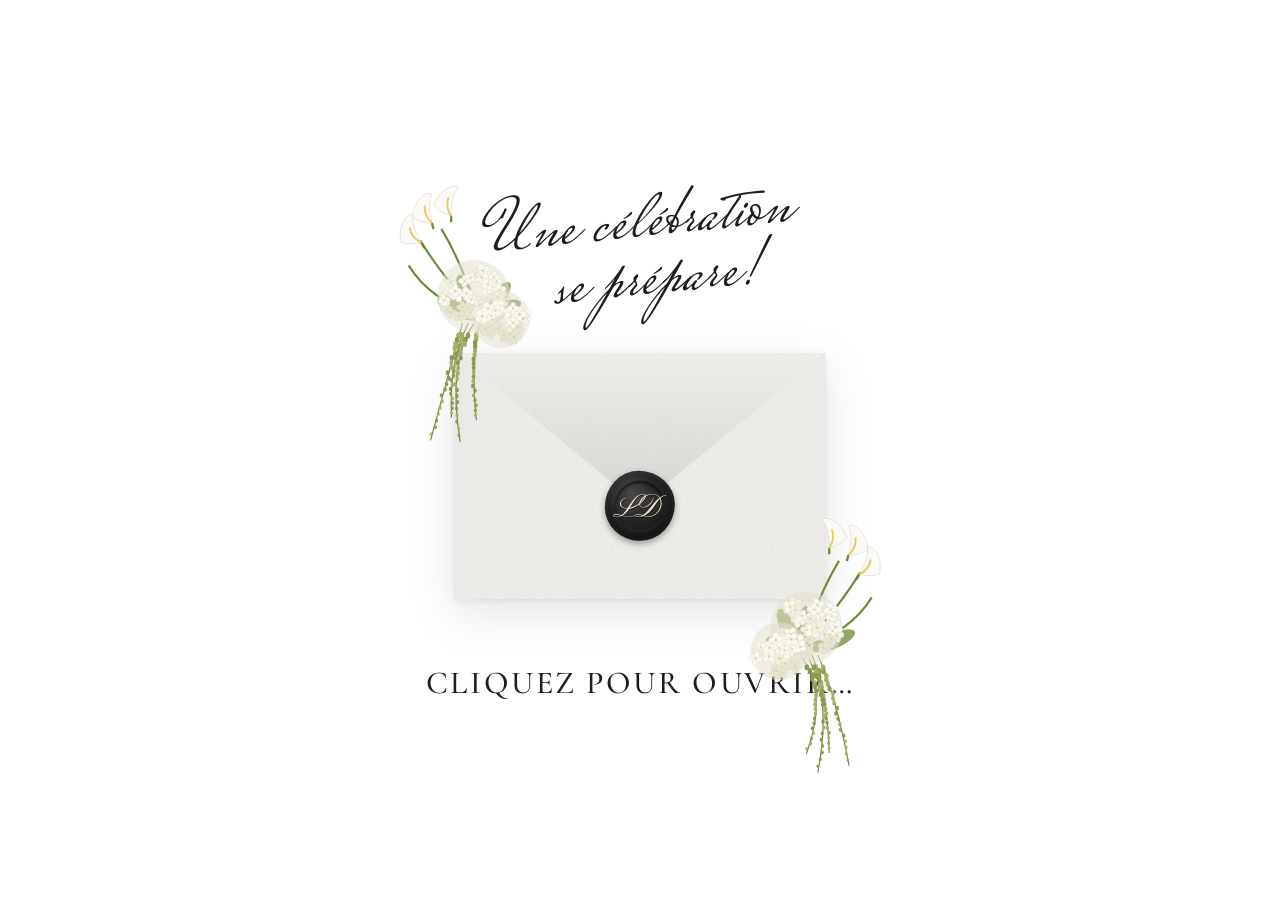
<file: index.html>
<!doctype html>
<html lang="fr">
<head>
<meta charset="utf-8">
<meta name="viewport" content="width=device-width, initial-scale=1">
<title>Loïc & Davina</title>
<!-- l'ancienne adresse /loic-davina/ redirige vers le save the date -->
<meta http-equiv="refresh" content="0; url=enveloppe/">
<link rel="canonical" href="enveloppe/">
<script>location.replace("enveloppe/" + location.search + location.hash);</script>
</head>
<body>
<p><a href="enveloppe/">Loïc &amp; Davina — Save the date</a></p>
</body>
</html>
</file>
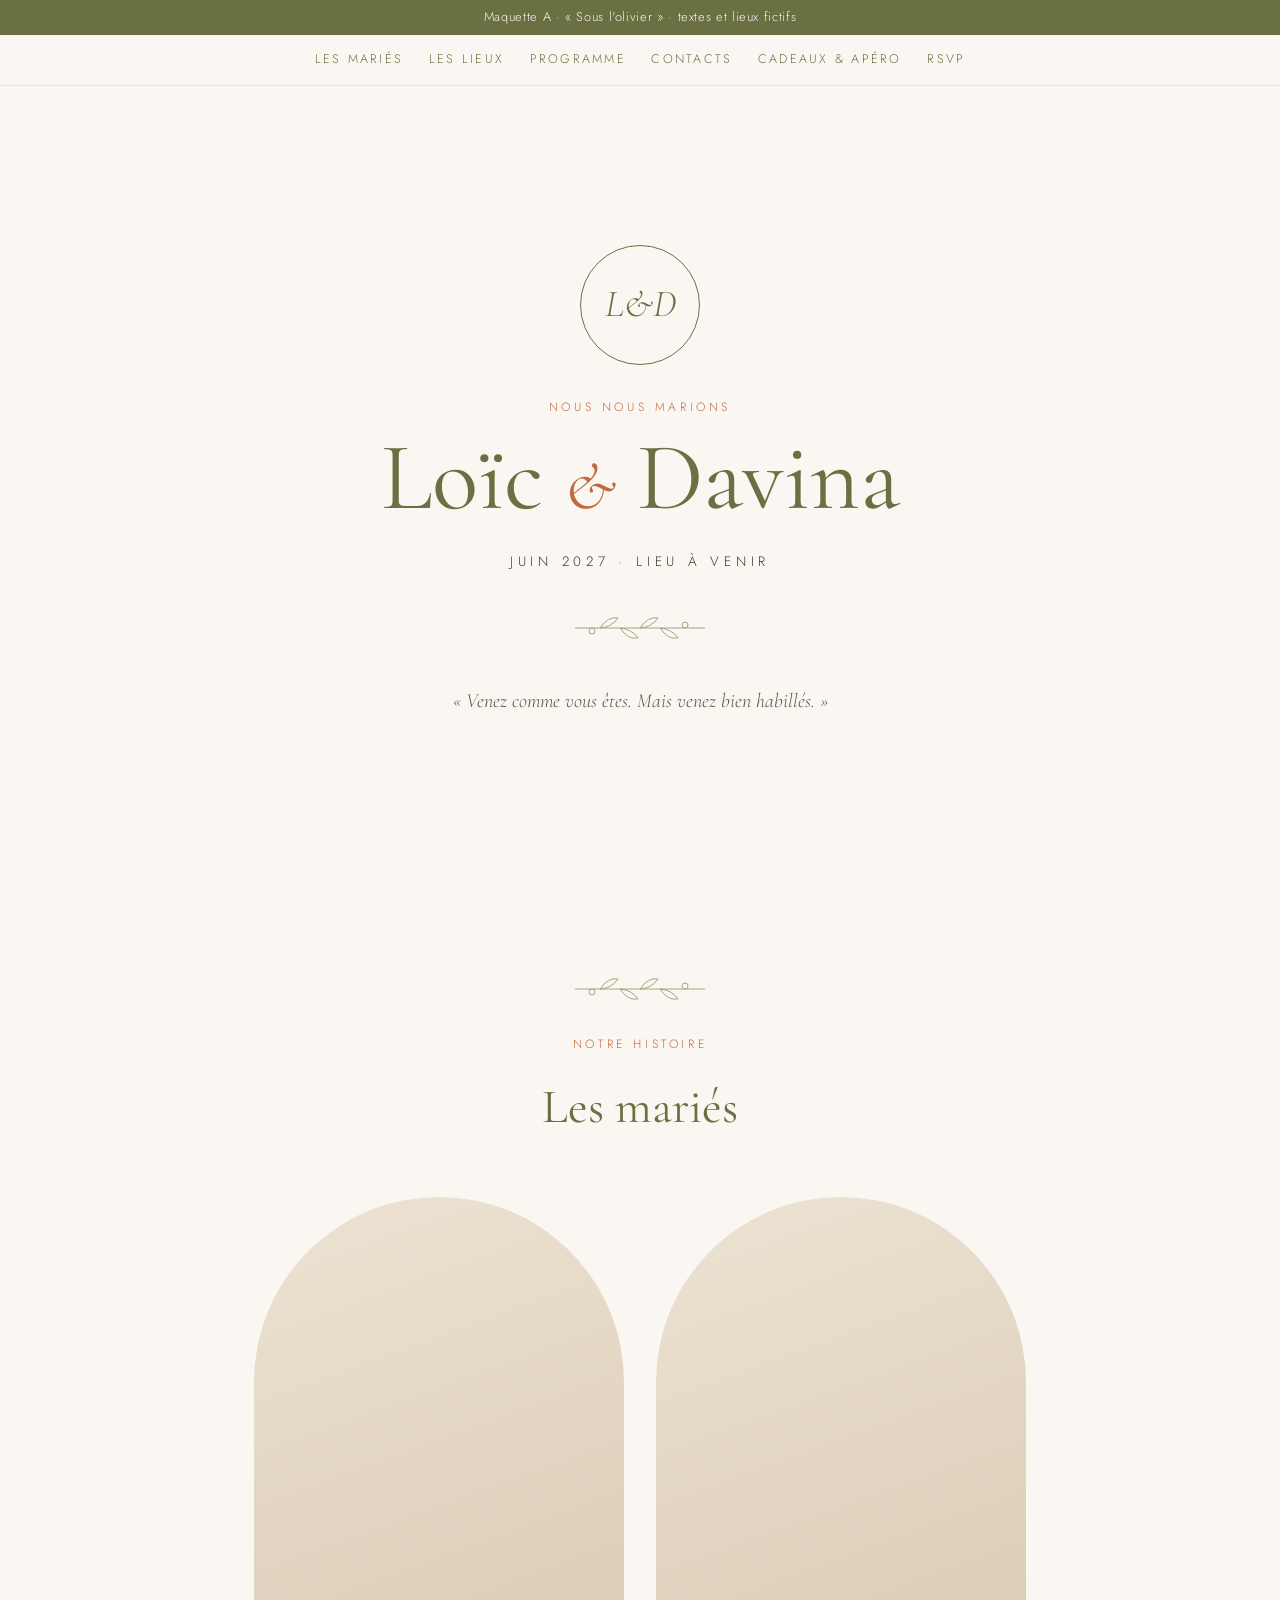
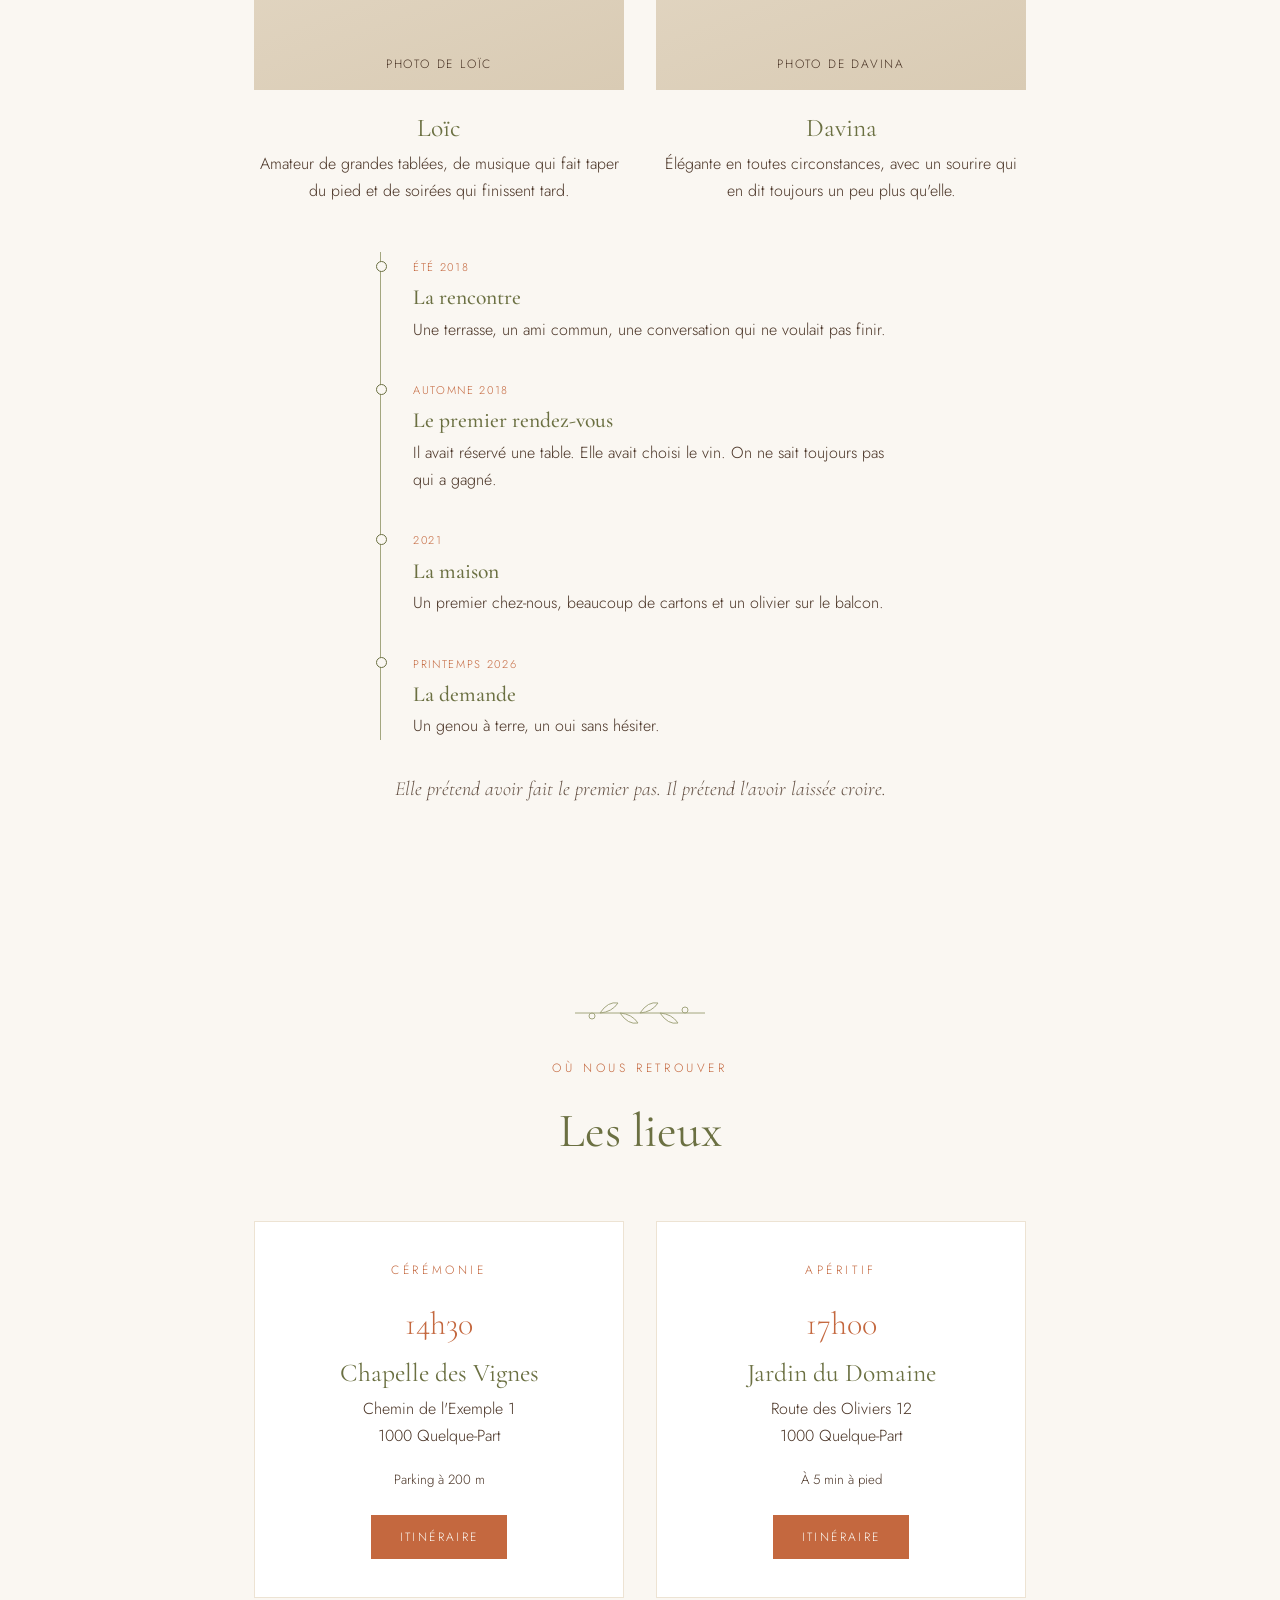
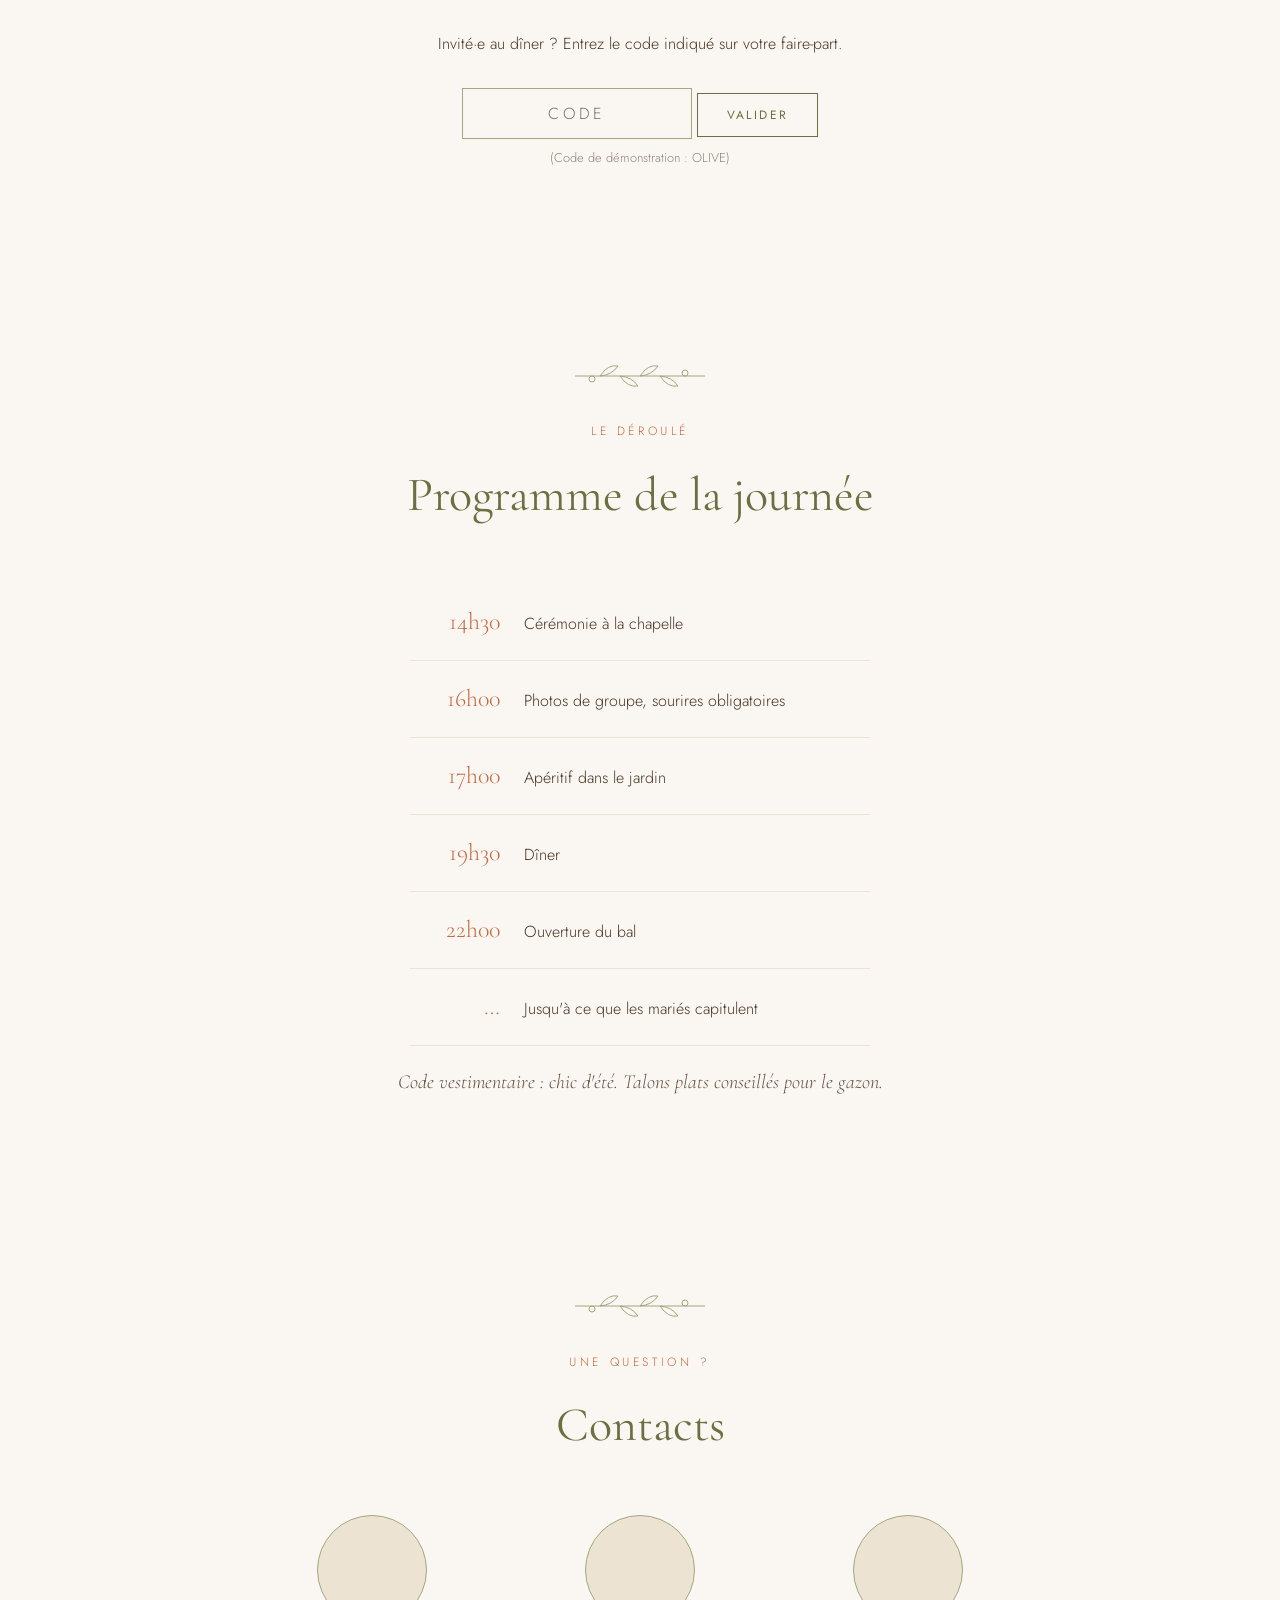
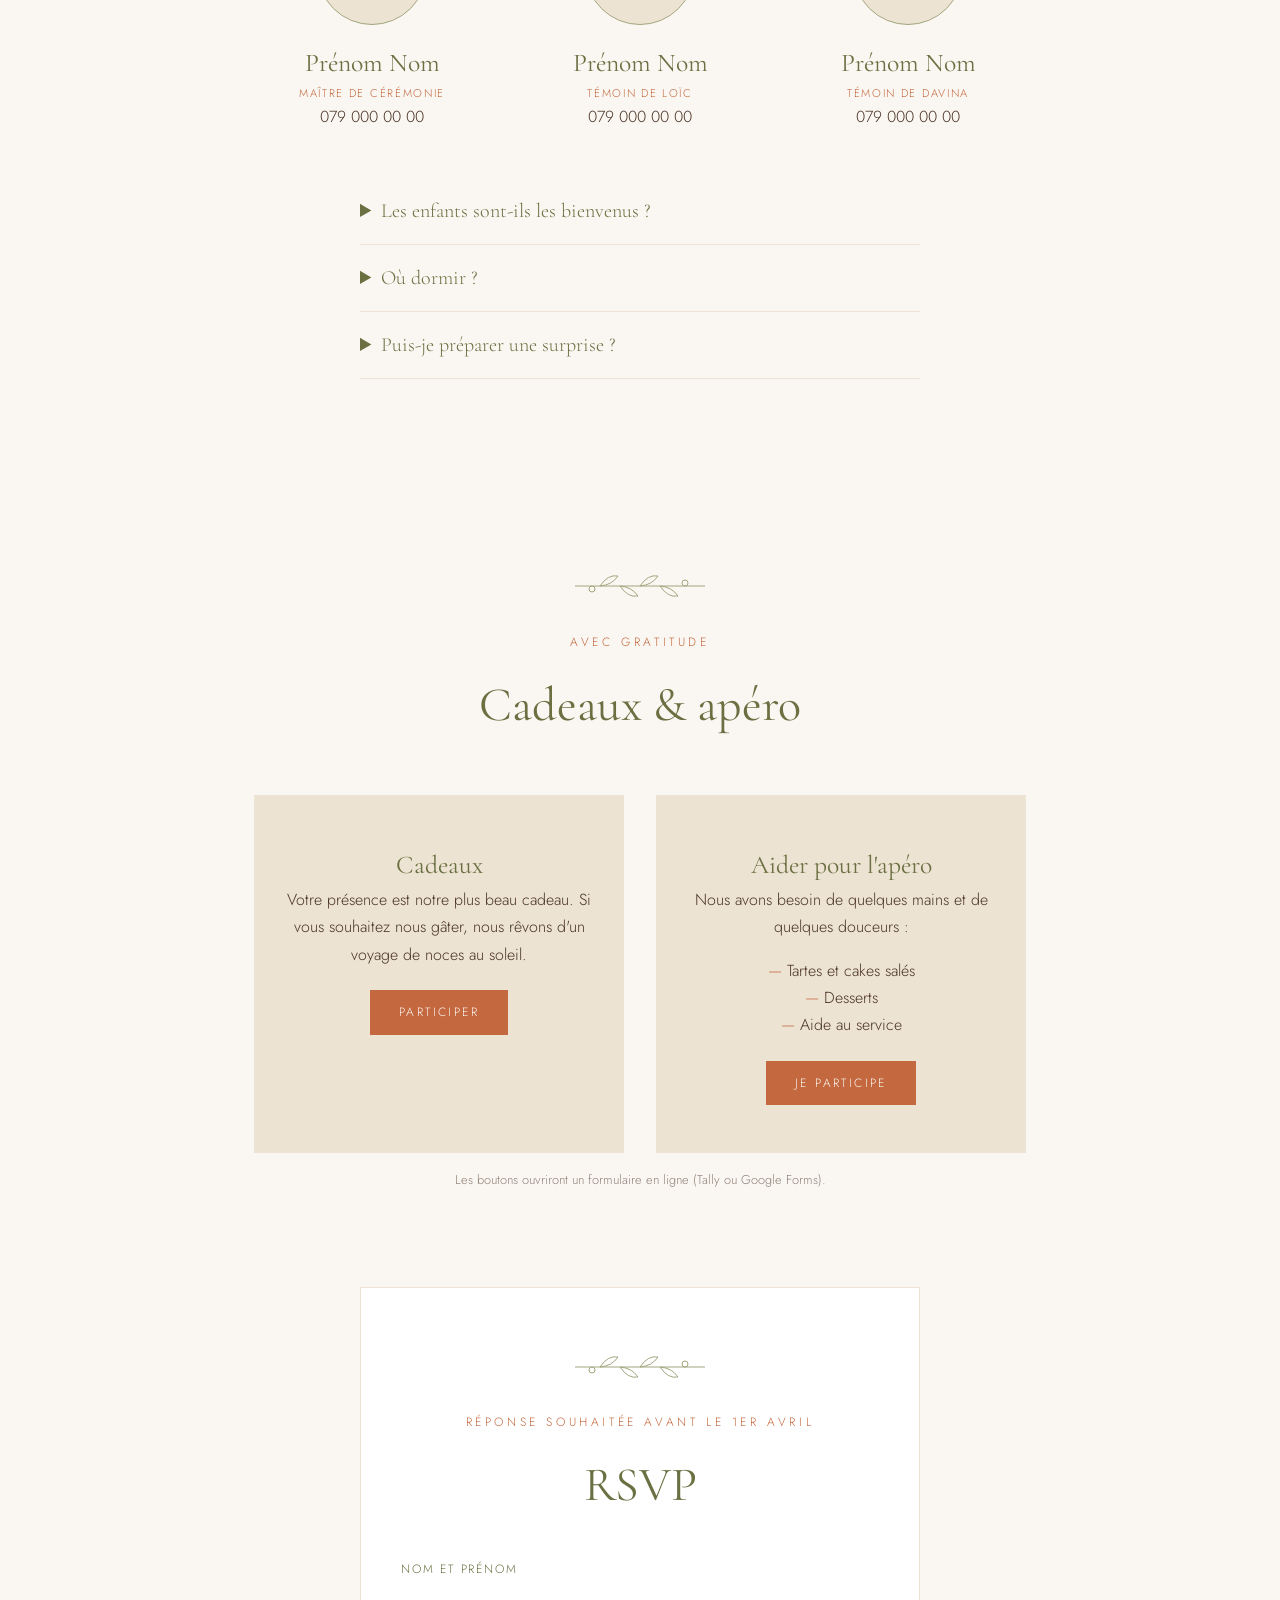
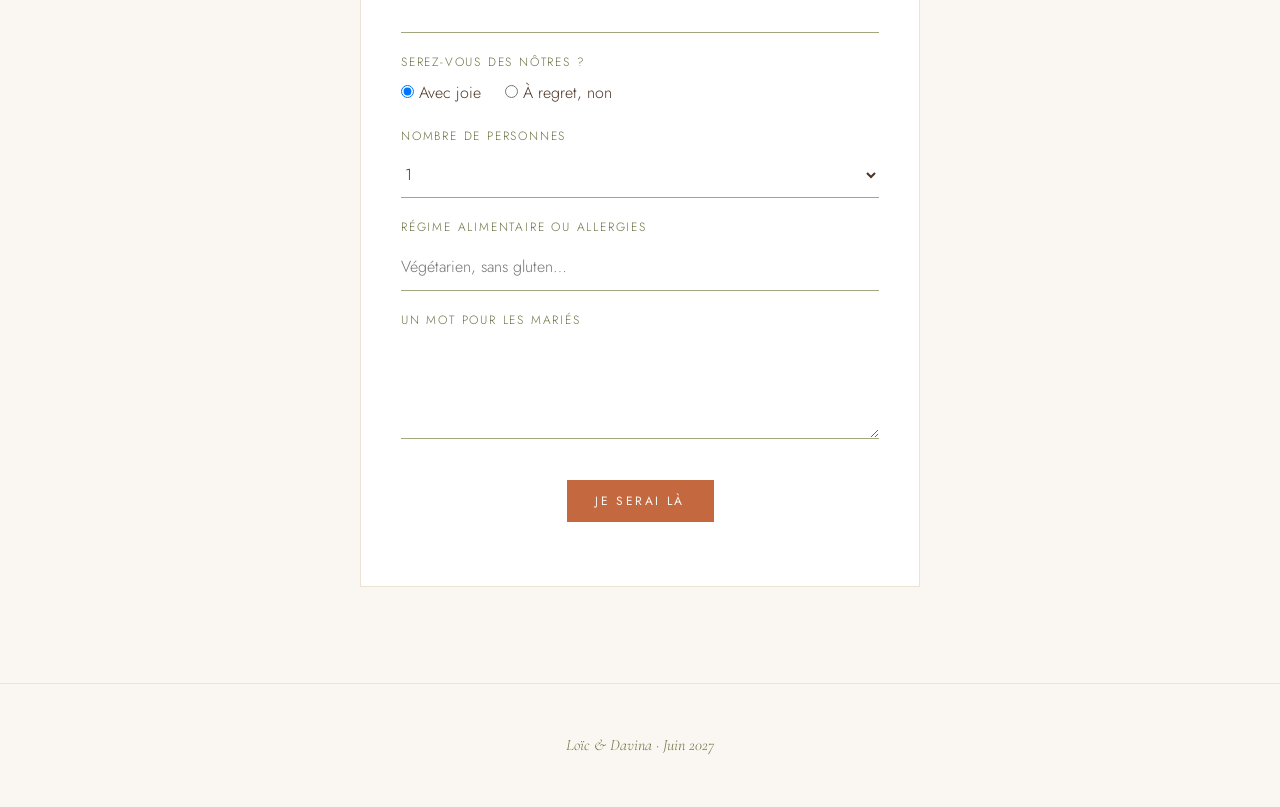
<file: A/index.html>
<!doctype html>
<html lang="fr">
<head>
<meta charset="utf-8">
<meta name="viewport" content="width=device-width, initial-scale=1">
<meta name="robots" content="noindex, nofollow">
<title>Loïc & Davina · Sous l'olivier</title>
<link rel="preconnect" href="https://fonts.googleapis.com">
<link href="https://fonts.googleapis.com/css2?family=Cormorant+Garamond:ital,wght@0,400;0,500;1,400;1,500&family=Jost:wght@300;400;500&display=swap" rel="stylesheet">
<style>
  :root {
    --blanc: #FAF7F2; --lin: #EDE3D3; --olive: #6B7042; --olive-clair: #A3A67F;
    --terra: #C4683F; --brun: #4A3426;
    --serif: 'Cormorant Garamond', Georgia, serif; --sans: 'Jost', system-ui, sans-serif;
  }
  * { box-sizing: border-box; margin: 0; padding: 0; }
  html { scroll-behavior: smooth; }
  body { background: var(--blanc); color: var(--brun); font-family: var(--sans); font-weight: 300; line-height: 1.7; }
  a { color: inherit; }
  .demo { background: var(--olive); color: var(--blanc); text-align: center; font-size: .8rem; padding: .4rem 1rem; letter-spacing: .05em; }

  nav { position: sticky; top: 0; z-index: 10; background: rgba(250,247,242,.92); backdrop-filter: blur(6px);
        border-bottom: 1px solid var(--lin); display: flex; justify-content: center; flex-wrap: wrap; gap: .3rem 1.6rem; padding: .9rem 1rem; }
  nav a { text-decoration: none; font-size: .78rem; letter-spacing: .18em; text-transform: uppercase; color: var(--olive); }
  nav a:hover { color: var(--terra); }

  section { max-width: 820px; margin: 0 auto; padding: 6rem 1.5rem; text-align: center; }
  .sep { width: 140px; margin: 0 auto 1.4rem; color: var(--olive-clair); }
  h1, h2, h3 { font-family: var(--serif); font-weight: 400; color: var(--olive); }
  h2 { font-size: clamp(2.2rem, 5vw, 3rem); margin-bottom: .6rem; }
  h3 { font-size: 1.6rem; }
  .kicker { font-size: .75rem; letter-spacing: .3em; text-transform: uppercase; color: var(--terra); margin-bottom: .8rem; }
  .malice { font-family: var(--serif); font-style: italic; font-size: 1.25rem; color: var(--brun); opacity: .85; margin-top: 1.2rem; }
  p + p { margin-top: 1rem; }

  /* Accueil */
  #accueil { min-height: 88vh; display: flex; flex-direction: column; justify-content: center; align-items: center; max-width: none; }
  .mono { width: 120px; height: 120px; border: 1px solid var(--olive); border-radius: 50%; display: grid; place-items: center;
          font-family: var(--serif); font-size: 2.4rem; font-style: italic; color: var(--olive); margin-bottom: 2rem; }
  #accueil h1 { font-size: clamp(3.2rem, 10vw, 6rem); line-height: 1; }
  #accueil h1 em { color: var(--terra); font-size: .7em; }
  .date { margin-top: 1.5rem; letter-spacing: .35em; text-transform: uppercase; font-size: .85rem; }

  /* Mariés */
  .portraits { display: grid; grid-template-columns: 1fr 1fr; gap: 2rem; margin: 3rem 0; }
  .photo { aspect-ratio: 3/4; background: linear-gradient(160deg, var(--lin), #d9cbb4); border-radius: 200px 200px 0 0;
           display: grid; place-items: end center; padding-bottom: 1rem; font-size: .75rem; letter-spacing: .15em; text-transform: uppercase; color: var(--brun); }
  .portraits h3 { margin-top: 1rem; }
  .frise { text-align: left; border-left: 1px solid var(--olive-clair); margin: 3rem auto 0; max-width: 520px; padding-left: 2rem; }
  .frise li { list-style: none; position: relative; margin-bottom: 2rem; }
  .frise li::before { content: ''; position: absolute; left: -2.33rem; top: .55rem; width: 9px; height: 9px; border-radius: 50%; background: var(--blanc); border: 1px solid var(--olive); }
  .frise b { font-family: var(--serif); font-size: 1.35rem; font-weight: 500; color: var(--olive); display: block; }
  .frise small { color: var(--terra); letter-spacing: .15em; text-transform: uppercase; font-size: .7rem; }

  /* Lieux */
  .cartes { display: grid; grid-template-columns: repeat(auto-fit, minmax(240px, 1fr)); gap: 2rem; margin-top: 3rem; }
  .carte { border: 1px solid var(--lin); padding: 2.4rem 1.6rem; background: #fff; }
  .carte .heure { font-family: var(--serif); font-size: 2rem; color: var(--terra); }
  .bouton { display: inline-block; margin-top: 1.4rem; padding: .75rem 1.8rem; background: var(--terra); color: var(--blanc);
            text-decoration: none; font-size: .75rem; letter-spacing: .2em; text-transform: uppercase; border: none; cursor: pointer; font-family: var(--sans); }
  .bouton:hover { background: var(--brun); }
  .bouton.ligne { background: transparent; color: var(--olive); border: 1px solid var(--olive); }
  .secret { margin-top: 2rem; }
  .secret input { padding: .7rem 1rem; border: 1px solid var(--olive-clair); background: transparent; font-family: var(--sans); text-align: center; letter-spacing: .2em; text-transform: uppercase; }
  .cache { display: none; }

  /* Programme */
  .prog { max-width: 460px; margin: 3rem auto 0; }
  .prog div { display: grid; grid-template-columns: 90px 1fr; gap: 1.5rem; padding: 1.1rem 0; border-bottom: 1px solid var(--lin); text-align: left; align-items: baseline; }
  .prog span { font-family: var(--serif); font-size: 1.5rem; color: var(--terra); text-align: right; }

  /* Contacts */
  .equipe { display: grid; grid-template-columns: repeat(auto-fit, minmax(200px, 1fr)); gap: 2rem; margin-top: 3rem; }
  .rond { width: 110px; height: 110px; border-radius: 50%; background: var(--lin); margin: 0 auto 1rem; border: 1px solid var(--olive-clair); }
  .equipe small { display: block; color: var(--terra); letter-spacing: .15em; text-transform: uppercase; font-size: .7rem; }
  details { text-align: left; border-bottom: 1px solid var(--lin); padding: 1rem 0; max-width: 560px; margin: 0 auto; }
  summary { cursor: pointer; font-family: var(--serif); font-size: 1.25rem; color: var(--olive); }

  /* Cadeaux & apéro */
  .duo { display: grid; grid-template-columns: 1fr 1fr; gap: 2rem; margin-top: 3rem; }
  .duo > div { background: var(--lin); padding: 3rem 2rem; }
  .liste { list-style: none; margin-top: 1rem; }
  .liste li::before { content: '— '; color: var(--terra); }

  /* RSVP */
  #rsvp { background: #fff; border: 1px solid var(--lin); max-width: 560px; margin-bottom: 6rem; padding: 4rem 2.5rem; }
  form { display: grid; gap: 1.2rem; text-align: left; margin-top: 2rem; }
  label { font-size: .75rem; letter-spacing: .15em; text-transform: uppercase; color: var(--olive); display: grid; gap: .4rem; }
  input, select, textarea { font: inherit; font-size: 1rem; padding: .6rem 0; border: none; border-bottom: 1px solid var(--olive-clair); background: transparent; color: var(--brun); text-transform: none; letter-spacing: 0; }
  input:focus, select:focus, textarea:focus { outline: none; border-color: var(--terra); }
  .radios { display: flex; gap: 1.5rem; text-transform: none; letter-spacing: 0; font-size: 1rem; color: var(--brun); }
  form .bouton { justify-self: center; }
  #merci { display: none; }

  footer { text-align: center; padding: 3rem 1rem; font-family: var(--serif); font-style: italic; color: var(--olive); border-top: 1px solid var(--lin); }

  @media (max-width: 600px) {
    section { padding: 4rem 1rem; }
    .portraits, .duo { grid-template-columns: 1fr; }
    nav { gap: .3rem 1rem; }
  }
</style>
</head>
<body>
<div class="demo">Maquette A · « Sous l'olivier » · textes et lieux fictifs</div>

<svg width="0" height="0" style="position:absolute">
  <symbol id="branche" viewBox="0 0 140 30" fill="none" stroke="currentColor" stroke-width="1">
    <path d="M5 15 H135"/>
    <path d="M30 15 q8 -12 18 -10 q-6 9 -18 10z M50 15 q8 12 18 10 q-6 -9 -18 -10z M70 15 q8 -12 18 -10 q-6 9 -18 10z M90 15 q8 12 18 10 q-6 -9 -18 -10z"/>
    <circle cx="115" cy="12" r="3"/><circle cx="22" cy="18" r="3"/>
  </symbol>
</svg>

<nav>
  <a href="#maries">Les mariés</a><a href="#lieux">Les lieux</a><a href="#programme">Programme</a>
  <a href="#contacts">Contacts</a><a href="#cadeaux">Cadeaux & apéro</a><a href="#rsvp">RSVP</a>
</nav>

<section id="accueil">
  <div class="mono">L&amp;D</div>
  <p class="kicker">Nous nous marions</p>
  <h1>Loïc <em>&amp;</em> Davina</h1>
  <p class="date">Juin 2027 · Lieu à venir</p>
  <svg class="sep" style="margin-top:2.5rem" height="30"><use href="#branche"/></svg>
  <p class="malice">«&nbsp;Venez comme vous êtes. Mais venez bien habillés.&nbsp;»</p>
</section>

<section id="maries">
  <svg class="sep" height="30"><use href="#branche"/></svg>
  <p class="kicker">Notre histoire</p>
  <h2>Les mariés</h2>
  <div class="portraits">
    <div><div class="photo">Photo de Loïc</div><h3>Loïc</h3><p>Amateur de grandes tablées, de musique qui fait taper du pied et de soirées qui finissent tard.</p></div>
    <div><div class="photo">Photo de Davina</div><h3>Davina</h3><p>Élégante en toutes circonstances, avec un sourire qui en dit toujours un peu plus qu'elle.</p></div>
  </div>
  <ul class="frise">
    <li><small>Été 2018</small><b>La rencontre</b>Une terrasse, un ami commun, une conversation qui ne voulait pas finir.</li>
    <li><small>Automne 2018</small><b>Le premier rendez-vous</b>Il avait réservé une table. Elle avait choisi le vin. On ne sait toujours pas qui a gagné.</li>
    <li><small>2021</small><b>La maison</b>Un premier chez-nous, beaucoup de cartons et un olivier sur le balcon.</li>
    <li><small>Printemps 2026</small><b>La demande</b>Un genou à terre, un oui sans hésiter.</li>
  </ul>
  <p class="malice">Elle prétend avoir fait le premier pas. Il prétend l'avoir laissée croire.</p>
</section>

<section id="lieux">
  <svg class="sep" height="30"><use href="#branche"/></svg>
  <p class="kicker">Où nous retrouver</p>
  <h2>Les lieux</h2>
  <div class="cartes">
    <div class="carte">
      <p class="kicker">Cérémonie</p><p class="heure">14h30</p><h3>Chapelle des Vignes</h3>
      <p>Chemin de l'Exemple 1<br>1000 Quelque-Part</p><p><small>Parking à 200 m</small></p>
      <a class="bouton" href="#">Itinéraire</a>
    </div>
    <div class="carte">
      <p class="kicker">Apéritif</p><p class="heure">17h00</p><h3>Jardin du Domaine</h3>
      <p>Route des Oliviers 12<br>1000 Quelque-Part</p><p><small>À 5 min à pied</small></p>
      <a class="bouton" href="#">Itinéraire</a>
    </div>
  </div>
  <div class="secret">
    <p>Invité·e au dîner ? Entrez le code indiqué sur votre faire-part.</p>
    <p style="margin-top:.8rem"><input id="code" placeholder="Code" aria-label="Code du faire-part"> <button class="bouton ligne" onclick="verifier()">Valider</button></p>
    <p style="font-size:.8rem;opacity:.6;margin-top:.5rem">(Code de démonstration : OLIVE)</p>
  </div>
  <div class="cartes cache" id="diner">
    <div class="carte" style="grid-column:1/-1">
      <p class="kicker">Dîner</p><p class="heure">19h30</p><h3>La Grange aux Oliviers</h3>
      <p>Chemin Secret 3<br>1000 Quelque-Part</p>
      <p class="malice">Nous sommes ravis de vous garder un peu plus longtemps.</p>
    </div>
  </div>
</section>

<section id="programme">
  <svg class="sep" height="30"><use href="#branche"/></svg>
  <p class="kicker">Le déroulé</p>
  <h2>Programme de la journée</h2>
  <div class="prog">
    <div><span>14h30</span><p>Cérémonie à la chapelle</p></div>
    <div><span>16h00</span><p>Photos de groupe, sourires obligatoires</p></div>
    <div><span>17h00</span><p>Apéritif dans le jardin</p></div>
    <div><span>19h30</span><p>Dîner</p></div>
    <div><span>22h00</span><p>Ouverture du bal</p></div>
    <div><span>…</span><p>Jusqu'à ce que les mariés capitulent</p></div>
  </div>
  <p class="malice">Code vestimentaire : chic d'été. Talons plats conseillés pour le gazon.</p>
</section>

<section id="contacts">
  <svg class="sep" height="30"><use href="#branche"/></svg>
  <p class="kicker">Une question ?</p>
  <h2>Contacts</h2>
  <div class="equipe">
    <div><div class="rond"></div><h3>Prénom Nom</h3><small>Maître de cérémonie</small><p>079 000 00 00</p></div>
    <div><div class="rond"></div><h3>Prénom Nom</h3><small>Témoin de Loïc</small><p>079 000 00 00</p></div>
    <div><div class="rond"></div><h3>Prénom Nom</h3><small>Témoin de Davina</small><p>079 000 00 00</p></div>
  </div>
  <div style="margin-top:3rem">
    <details><summary>Les enfants sont-ils les bienvenus ?</summary><p>Réponse à compléter avec les mariés.</p></details>
    <details><summary>Où dormir ?</summary><p>Quelques hôtels et chambres d'hôtes à proximité, liste à venir.</p></details>
    <details><summary>Puis-je préparer une surprise ?</summary><p>Avec plaisir, mais parlez-en d'abord au maître de cérémonie.</p></details>
  </div>
</section>

<section id="cadeaux">
  <svg class="sep" height="30"><use href="#branche"/></svg>
  <p class="kicker">Avec gratitude</p>
  <h2>Cadeaux &amp; apéro</h2>
  <div class="duo">
    <div>
      <h3>Cadeaux</h3>
      <p>Votre présence est notre plus beau cadeau. Si vous souhaitez nous gâter, nous rêvons d'un voyage de noces au soleil.</p>
      <a class="bouton" href="#">Participer</a>
    </div>
    <div>
      <h3>Aider pour l'apéro</h3>
      <p>Nous avons besoin de quelques mains et de quelques douceurs :</p>
      <ul class="liste"><li>Tartes et cakes salés</li><li>Desserts</li><li>Aide au service</li></ul>
      <a class="bouton" href="#">Je participe</a>
    </div>
  </div>
  <p style="font-size:.8rem;opacity:.6;margin-top:1rem">Les boutons ouvriront un formulaire en ligne (Tally ou Google Forms).</p>
</section>

<section id="rsvp">
  <svg class="sep" height="30"><use href="#branche"/></svg>
  <p class="kicker">Réponse souhaitée avant le 1er avril</p>
  <h2>RSVP</h2>
  <form id="form" onsubmit="event.preventDefault(); this.style.display='none'; document.getElementById('merci').style.display='block';">
    <label>Nom et prénom<input required></label>
    <label>Serez-vous des nôtres ?
      <span class="radios"><span><input type="radio" name="p" checked> Avec joie</span><span><input type="radio" name="p"> À regret, non</span></span>
    </label>
    <label>Nombre de personnes<select><option>1</option><option>2</option><option>3</option><option>4</option></select></label>
    <label>Régime alimentaire ou allergies<input placeholder="Végétarien, sans gluten…"></label>
    <label>Un mot pour les mariés<textarea rows="3"></textarea></label>
    <button class="bouton">Je serai là</button>
  </form>
  <div id="merci">
    <p class="malice" style="font-size:1.6rem">Merci, à très bientôt.</p>
    <svg class="sep" style="margin-top:1rem" height="30"><use href="#branche"/></svg>
  </div>
</section>

<footer>Loïc &amp; Davina · Juin 2027</footer>

<script>
  function verifier() {
    if (document.getElementById('code').value.trim().toUpperCase() === 'OLIVE') {
      document.getElementById('diner').style.display = 'grid';
    } else {
      document.getElementById('code').value = '';
      document.getElementById('code').placeholder = 'Code incorrect';
    }
  }
</script>
</body>
</html>
</file>
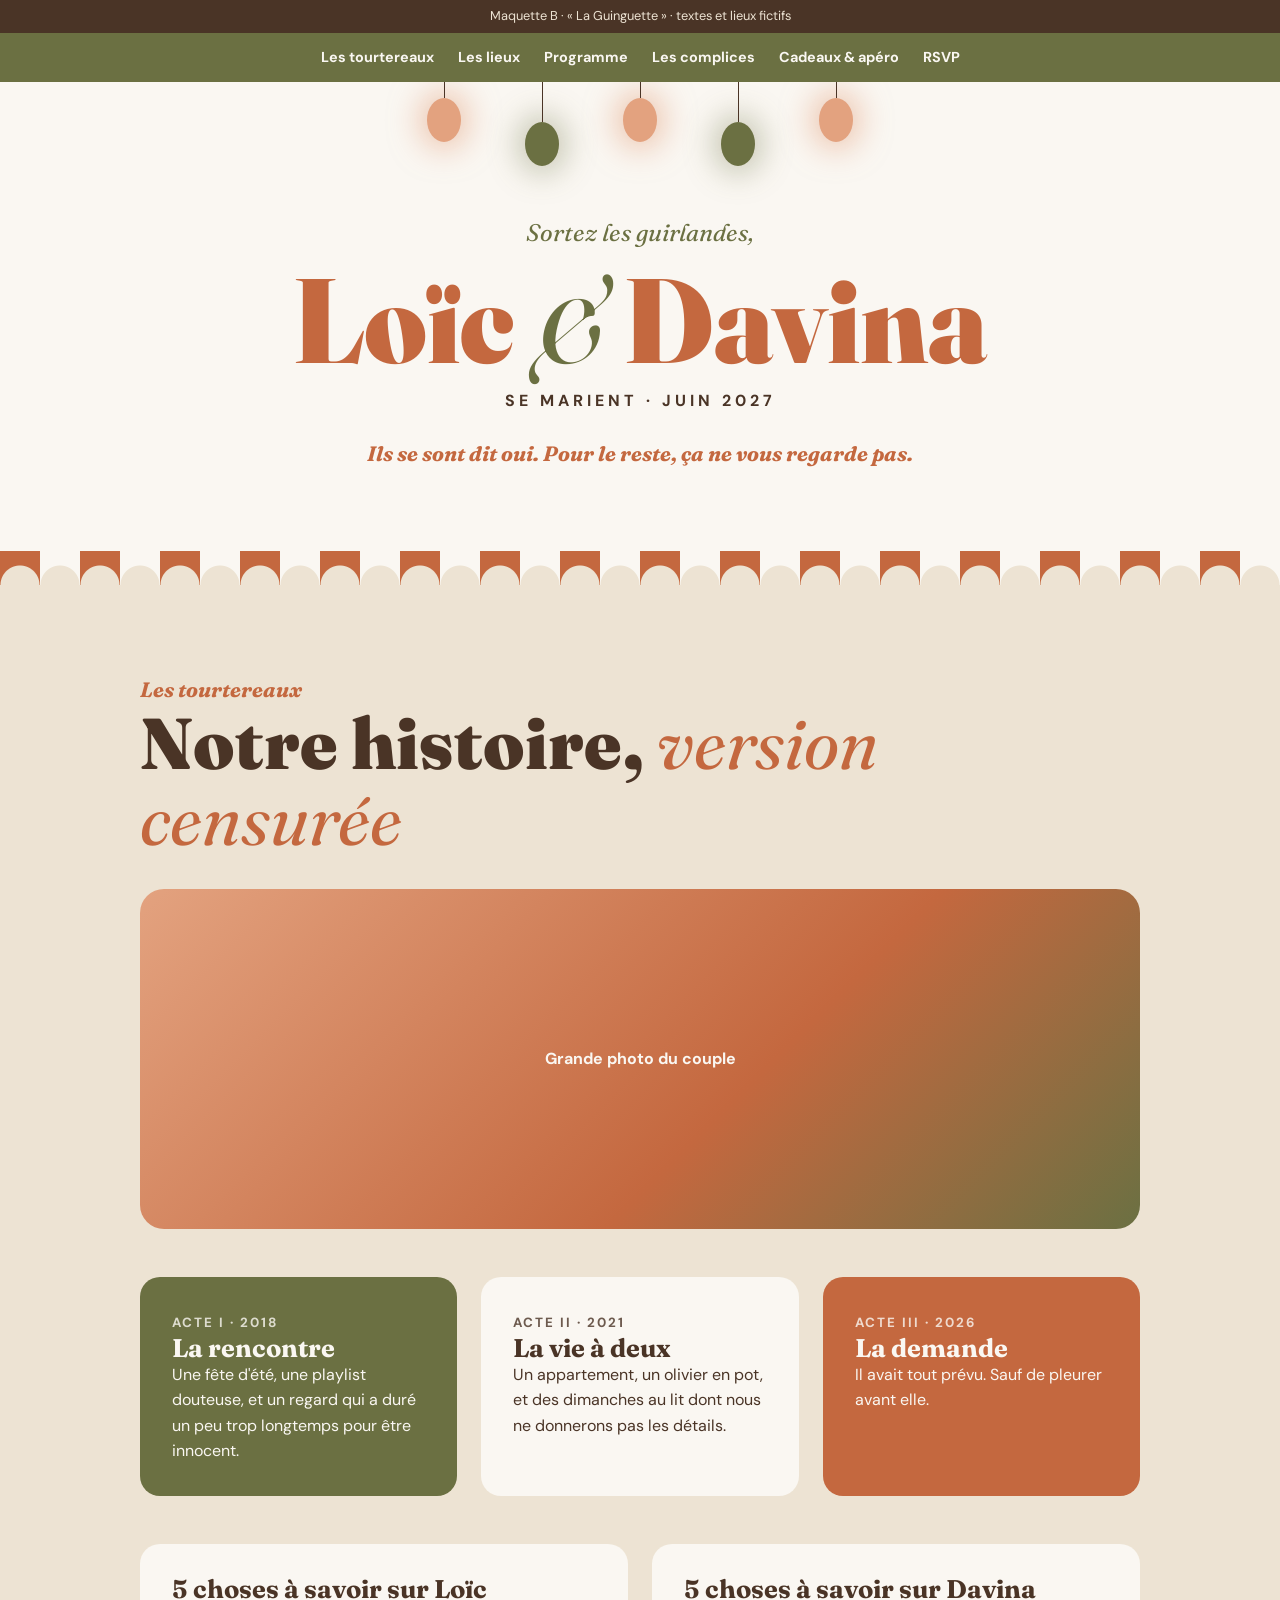
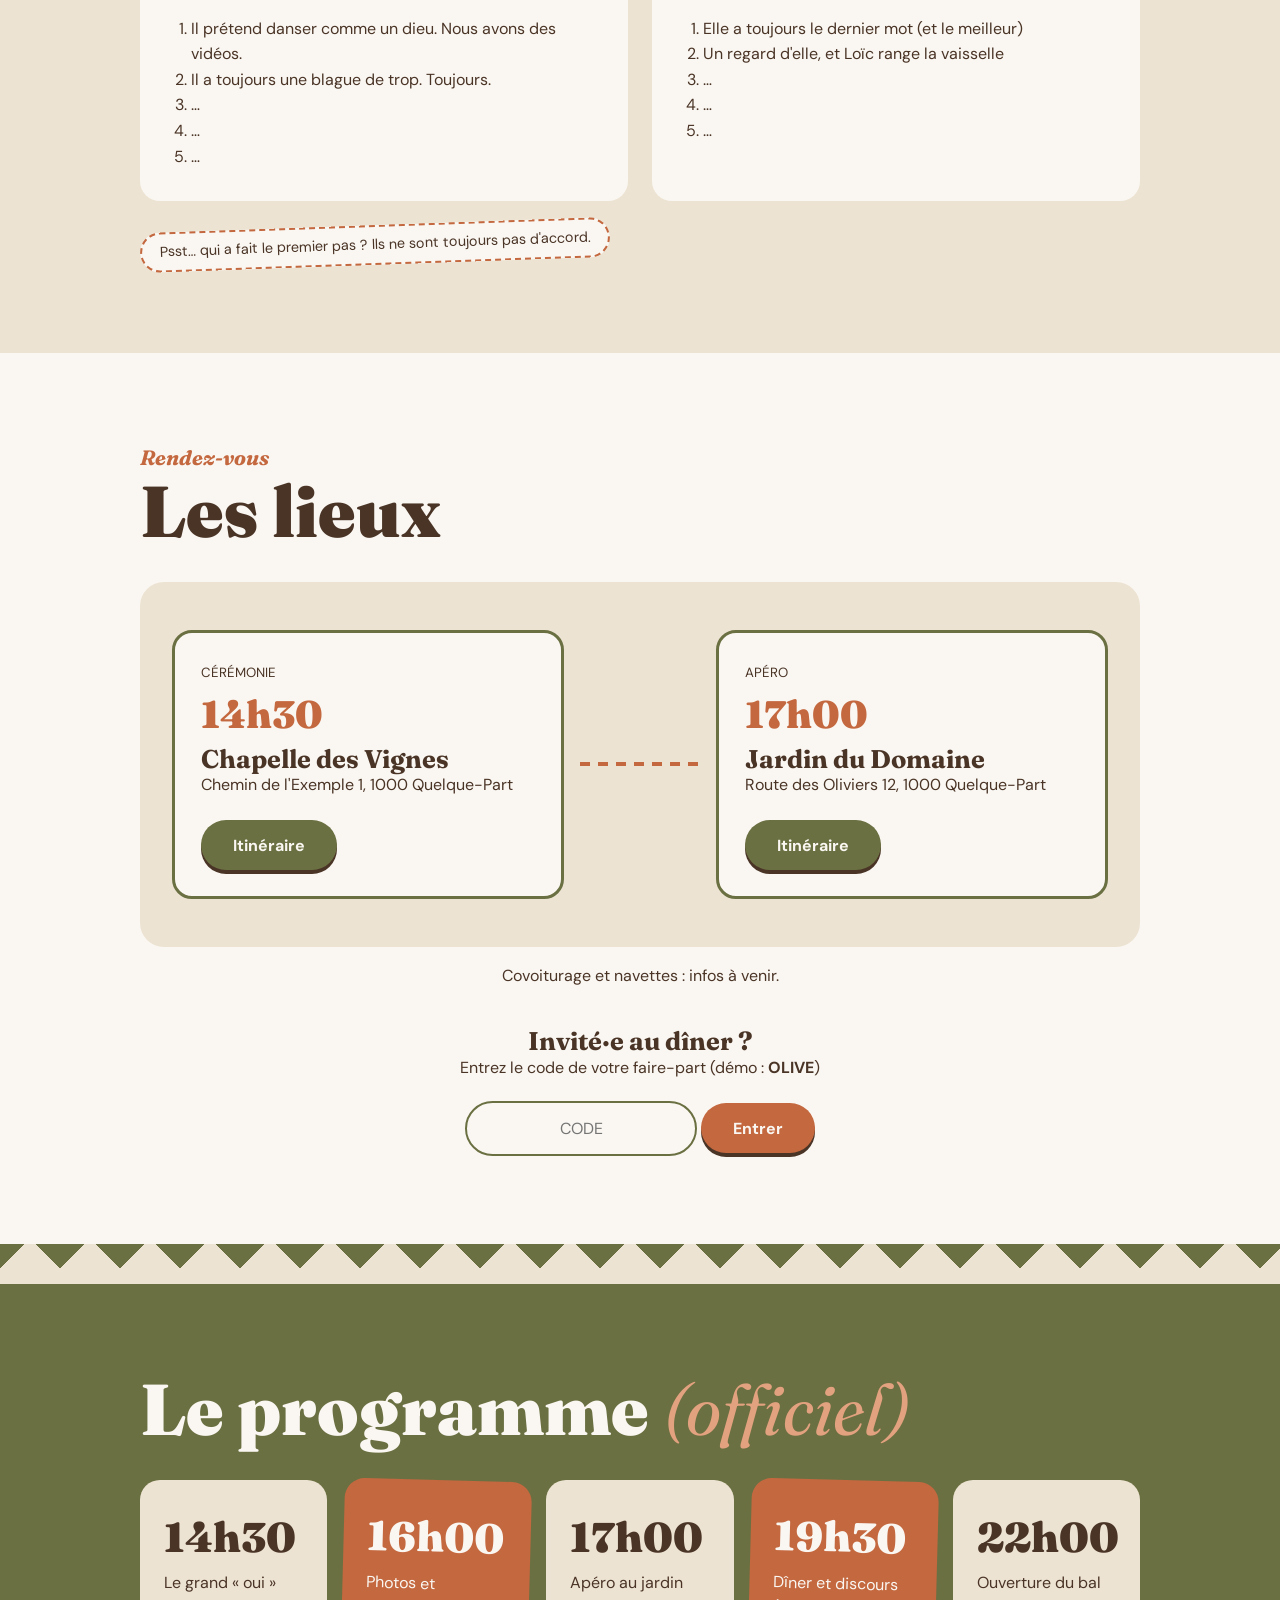
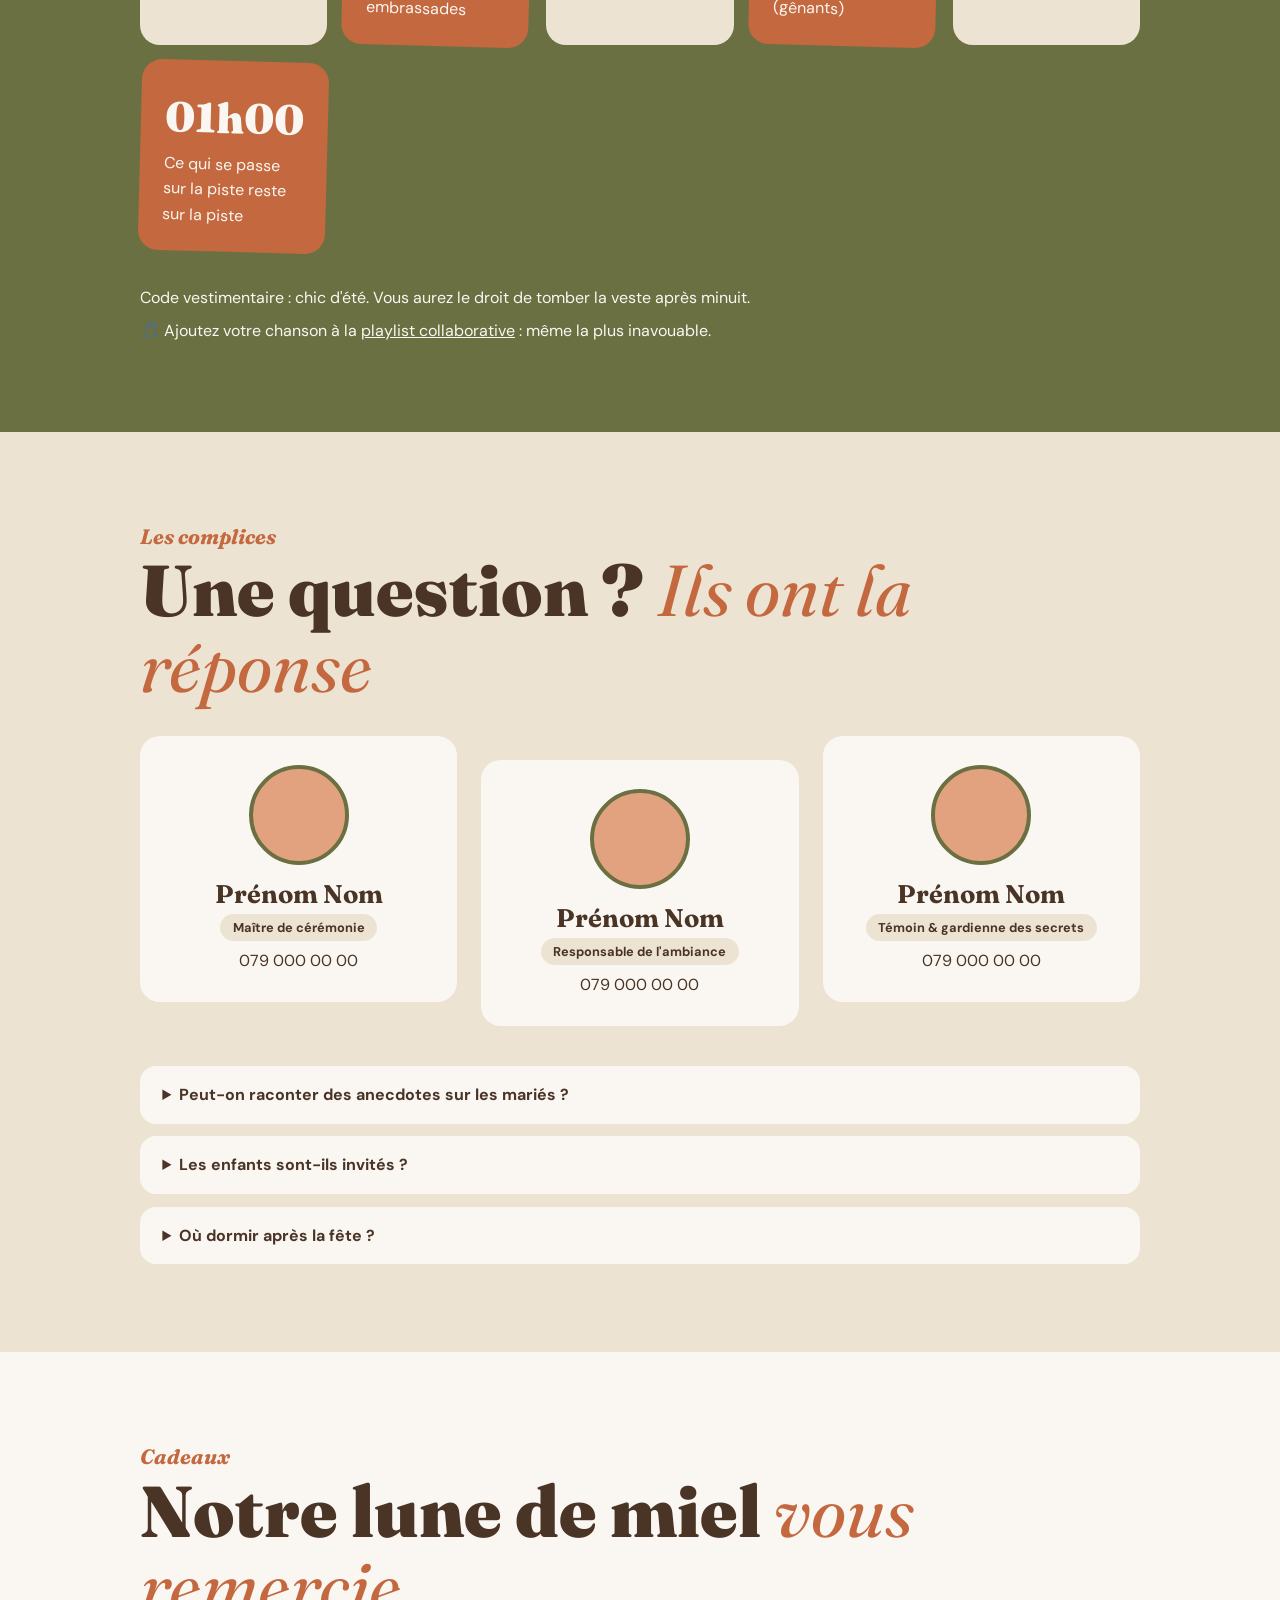
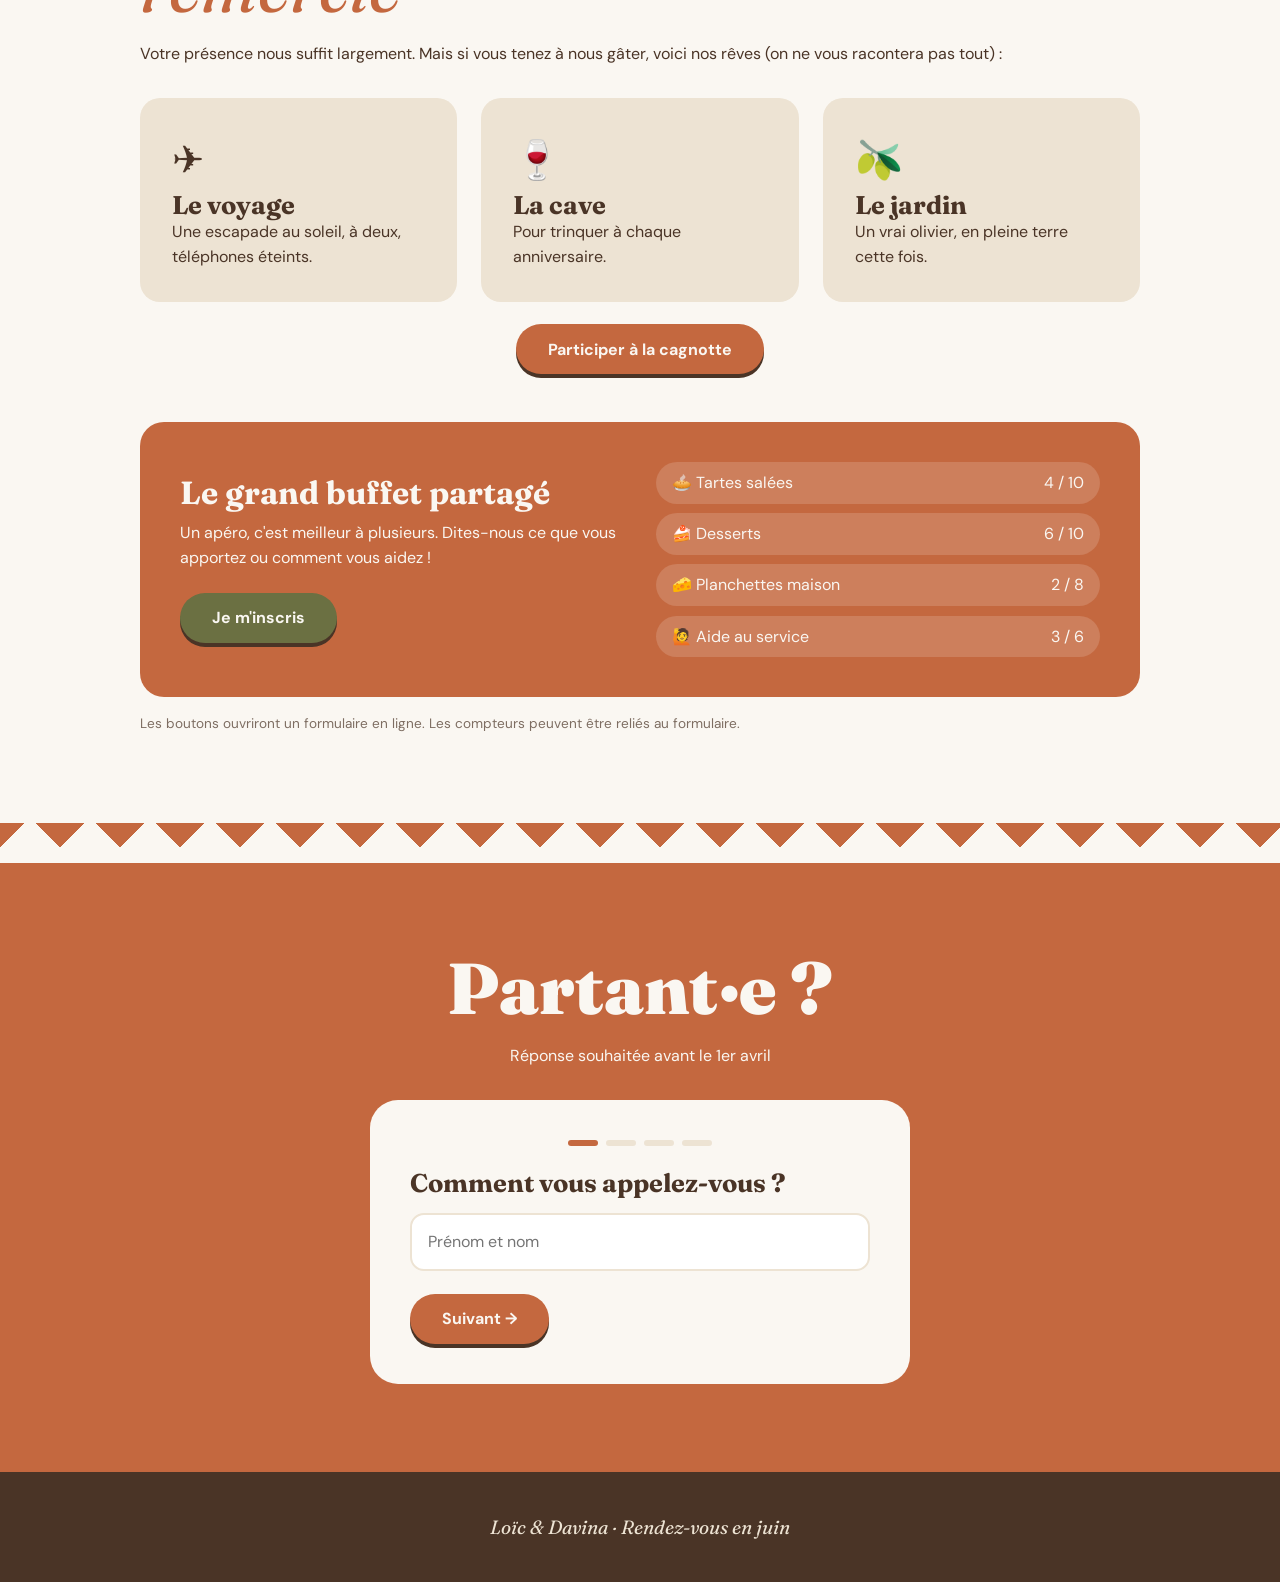
<file: B/index.html>
<!doctype html>
<html lang="fr">
<head>
<meta charset="utf-8">
<meta name="viewport" content="width=device-width, initial-scale=1">
<meta name="robots" content="noindex, nofollow">
<title>Loïc & Davina · La Guinguette</title>
<link rel="preconnect" href="https://fonts.googleapis.com">
<link href="https://fonts.googleapis.com/css2?family=Fraunces:ital,opsz,wght@0,9..144,400;0,9..144,700;0,9..144,900;1,9..144,400;1,9..144,700&family=DM+Sans:wght@400;500;700&display=swap" rel="stylesheet">
<style>
  :root {
    --blanc: #FAF7F2; --lin: #EDE3D3; --olive: #6B7042; --terra: #C4683F; --terra-clair: #E3A27F; --brun: #4A3426;
    --titre: 'Fraunces', Georgia, serif; --texte: 'DM Sans', system-ui, sans-serif;
  }
  * { box-sizing: border-box; margin: 0; padding: 0; }
  html { scroll-behavior: smooth; }
  body { background: var(--lin); color: var(--brun); font-family: var(--texte); line-height: 1.6; overflow-x: hidden; }
  a { color: inherit; }
  .demo { background: var(--brun); color: var(--lin); text-align: center; font-size: .8rem; padding: .4rem 1rem; }

  /* Rayures d'auvent et fanions */
  .auvent { height: 34px; background: repeating-linear-gradient(90deg, var(--terra) 0 40px, var(--blanc) 40px 80px);
            -webkit-mask: radial-gradient(circle at 20px 34px, transparent 19px, #000 20px) 0 0 / 40px 34px;
                    mask: radial-gradient(circle at 20px 34px, transparent 19px, #000 20px) 0 0 / 40px 34px; }
  .fanions { height: 40px; background:
      linear-gradient(135deg, var(--olive) 25%, transparent 25%) 0 0 / 60px 40px,
      linear-gradient(225deg, var(--olive) 25%, transparent 25%) 0 0 / 60px 40px; position: relative; }
  .fanions.terra { background:
      linear-gradient(135deg, var(--terra) 25%, transparent 25%) 0 0 / 60px 40px,
      linear-gradient(225deg, var(--terra) 25%, transparent 25%) 0 0 / 60px 40px; }

  nav { position: sticky; top: 0; z-index: 10; background: var(--olive); display: flex; justify-content: center; flex-wrap: wrap; gap: .2rem 1.5rem; padding: .8rem 1rem; }
  nav a { text-decoration: none; color: var(--blanc); font-weight: 700; font-size: .9rem; }
  nav a:hover { color: var(--terra-clair); }

  section { padding: 5.5rem 1.5rem; }
  .inner { max-width: 1000px; margin: 0 auto; }
  h1, h2, h3 { font-family: var(--titre); line-height: 1.05; }
  h2 { font-size: clamp(2.6rem, 7vw, 4.5rem); font-weight: 900; margin-bottom: 1rem; }
  h2 em { font-weight: 400; color: var(--terra); }
  h3 { font-size: 1.6rem; font-weight: 700; }
  .clin { font-family: var(--titre); font-style: italic; font-weight: 700; color: var(--terra); font-size: 1.3rem; }
  .psst { display: inline-block; background: var(--blanc); border: 2px dashed var(--terra); border-radius: 999px; padding: .4rem 1.1rem; font-size: .9rem; margin-top: 1.5rem; transform: rotate(-2deg); }
  .bouton { display: inline-block; margin-top: 1.4rem; padding: .9rem 2rem; background: var(--terra); color: var(--blanc); border: none; border-radius: 999px;
            font: 700 1rem var(--texte); text-decoration: none; cursor: pointer; transition: transform .15s; box-shadow: 0 4px 0 var(--brun); }
  .bouton:hover { transform: translateY(-2px) rotate(-1deg); }
  .bouton.olive { background: var(--olive); }

  /* Accueil */
  #accueil { background: var(--blanc); text-align: center; padding: 0 1.5rem 5rem; }
  .lampions { display: flex; justify-content: center; gap: clamp(1rem, 6vw, 4rem); padding-top: 1rem; }
  .lampion { width: 34px; height: 44px; border-radius: 50%; background: var(--terra-clair); box-shadow: 0 0 30px 8px rgba(227,162,127,.55); position: relative; animation: balance 3s ease-in-out infinite; transform-origin: top center; }
  .lampion::before { content: ''; position: absolute; left: 50%; top: -40px; width: 1px; height: 40px; background: var(--brun); }
  .lampion:nth-child(even) { background: var(--olive); box-shadow: 0 0 30px 8px rgba(107,112,66,.35); animation-delay: -1.5s; margin-top: 1.5rem; }
  @keyframes balance { 50% { transform: rotate(6deg); } }
  #accueil .salut { font-family: var(--titre); font-style: italic; font-size: 1.5rem; color: var(--olive); margin-top: 3rem; }
  #accueil h1 { font-size: clamp(3.5rem, 13vw, 7.5rem); font-weight: 900; color: var(--terra); margin: .3rem 0; }
  #accueil h1 span { font-style: italic; font-weight: 400; color: var(--olive); }
  #accueil .date { font-weight: 700; letter-spacing: .25em; text-transform: uppercase; }
  #accueil .clin { margin-top: 1.5rem; }

  /* Mariés */
  .hero-photo { height: 340px; border-radius: 24px; background: linear-gradient(135deg, var(--terra-clair), var(--terra) 60%, var(--olive));
                display: grid; place-items: center; color: var(--blanc); font-weight: 700; margin: 2rem 0 3rem; }
  .chapitres { display: grid; grid-template-columns: repeat(auto-fit, minmax(260px, 1fr)); gap: 1.5rem; }
  .chap { padding: 2rem; border-radius: 20px; }
  .chap:nth-child(1) { background: var(--olive); color: var(--blanc); }
  .chap:nth-child(2) { background: var(--blanc); }
  .chap:nth-child(3) { background: var(--terra); color: var(--blanc); }
  .chap small { font-weight: 700; letter-spacing: .15em; text-transform: uppercase; opacity: .8; }
  .vs { display: grid; grid-template-columns: 1fr 1fr; gap: 1.5rem; margin-top: 3rem; }
  .vs > div { background: var(--blanc); border-radius: 20px; padding: 2rem; }
  .vs ol { padding-left: 1.2rem; margin-top: .8rem; }

  /* Lieux */
  #lieux { background: var(--blanc); }
  .carte-voyage { background: var(--lin); border-radius: 24px; padding: 3rem 2rem; margin-top: 2rem; display: grid; grid-template-columns: 1fr auto 1fr; gap: 1rem; align-items: center; }
  .trajet { width: 120px; height: 4px; background: repeating-linear-gradient(90deg, var(--terra) 0 10px, transparent 10px 18px); }
  .etape { background: var(--blanc); border-radius: 20px; padding: 1.6rem; border: 3px solid var(--olive); }
  .etape .h { font-family: var(--titre); font-size: 2.4rem; font-weight: 900; color: var(--terra); }
  .secret { margin-top: 2.5rem; text-align: center; }
  .secret input { padding: .8rem 1.2rem; border-radius: 999px; border: 2px solid var(--olive); font: inherit; text-transform: uppercase; text-align: center; background: var(--blanc); }
  #diner { display: none; margin-top: 1.5rem; background: var(--olive); color: var(--blanc); border-radius: 24px; padding: 2rem; text-align: center; }

  /* Programme */
  #programme { background: var(--olive); color: var(--blanc); }
  #programme h2 em { color: var(--terra-clair); }
  .affiche { display: grid; grid-template-columns: repeat(auto-fit, minmax(180px, 1fr)); gap: 1rem; margin-top: 2rem; }
  .affiche div { background: var(--lin); color: var(--brun); border-radius: 20px; padding: 1.5rem; transition: transform .2s; }
  .affiche div:nth-child(even) { background: var(--terra); color: var(--blanc); transform: rotate(1.5deg); }
  .affiche div:hover { transform: rotate(-2deg) scale(1.03); }
  .affiche b { font-family: var(--titre); font-size: 2.6rem; font-weight: 900; display: block; }

  /* Contacts */
  .equipe { display: grid; grid-template-columns: repeat(auto-fit, minmax(220px, 1fr)); gap: 1.5rem; margin-top: 2rem; }
  .membre { background: var(--blanc); border-radius: 20px; padding: 1.8rem; text-align: center; }
  .membre:nth-child(2) { transform: translateY(1.5rem); }
  .avatar { width: 100px; height: 100px; border-radius: 50%; margin: 0 auto 1rem; background: var(--terra-clair); border: 4px solid var(--olive); }
  .role { display: inline-block; background: var(--lin); border-radius: 999px; padding: .2rem .8rem; font-size: .8rem; font-weight: 700; margin: .4rem 0; }
  .faq { margin-top: 4rem; display: grid; gap: .8rem; }
  .faq details { background: var(--blanc); border-radius: 16px; padding: 1rem 1.4rem; }
  .faq summary { cursor: pointer; font-weight: 700; }

  /* Cadeaux & apéro */
  #cadeaux { background: var(--blanc); }
  .projets { display: grid; grid-template-columns: repeat(auto-fit, minmax(220px, 1fr)); gap: 1.5rem; margin-top: 2rem; }
  .projet { border-radius: 20px; padding: 2rem; background: var(--lin); }
  .projet .ico { font-size: 2.4rem; }
  .buffet { margin-top: 3rem; background: var(--terra); color: var(--blanc); border-radius: 24px; padding: 2.5rem; display: grid; grid-template-columns: 1fr 1fr; gap: 2rem; align-items: center; }
  .buffet ul { list-style: none; display: grid; gap: .6rem; }
  .buffet li { background: rgba(255,255,255,.15); border-radius: 999px; padding: .5rem 1rem; display: flex; justify-content: space-between; }

  /* RSVP */
  #rsvp { background: var(--terra); color: var(--blanc); text-align: center; position: relative; overflow: hidden; }
  .form-card { max-width: 540px; margin: 2rem auto 0; background: var(--blanc); color: var(--brun); border-radius: 28px; padding: 2.5rem; text-align: left; }
  .etapes-ind { display: flex; gap: .5rem; justify-content: center; margin-bottom: 1.5rem; }
  .etapes-ind i { width: 30px; height: 6px; border-radius: 3px; background: var(--lin); }
  .etapes-ind i.on { background: var(--terra); }
  .step { display: none; }
  .step.on { display: block; }
  .step h3 { margin-bottom: 1rem; }
  .step input, .step select { width: 100%; padding: .9rem 1rem; border-radius: 14px; border: 2px solid var(--lin); font: inherit; background: #fff; }
  .choix { display: grid; grid-template-columns: 1fr 1fr; gap: 1rem; }
  .choix button { padding: 1.4rem 1rem; border-radius: 18px; border: 2px solid var(--olive); background: #fff; font: 700 1.1rem var(--titre); cursor: pointer; color: var(--brun); }
  .choix button:hover { background: var(--olive); color: var(--blanc); }
  .confetti { position: absolute; width: 10px; height: 14px; top: -20px; animation: tombe linear forwards; pointer-events: none; }
  @keyframes tombe { to { transform: translateY(110vh) rotate(720deg); } }

  footer { text-align: center; padding: 2.5rem 1rem; background: var(--brun); color: var(--lin); font-family: var(--titre); font-style: italic; font-size: 1.2rem; }

  @media (max-width: 700px) {
    section { padding: 4rem 1rem; }
    .vs, .buffet, .choix { grid-template-columns: 1fr; }
    .carte-voyage { grid-template-columns: 1fr; padding: 1.5rem 1rem; }
    .trajet { width: 4px; height: 50px; margin: 0 auto; background: repeating-linear-gradient(180deg, var(--terra) 0 10px, transparent 10px 18px); }
    .membre:nth-child(2) { transform: none; }
  }
</style>
</head>
<body>
<div class="demo">Maquette B · « La Guinguette » · textes et lieux fictifs</div>

<nav>
  <a href="#maries">Les tourtereaux</a><a href="#lieux">Les lieux</a><a href="#programme">Programme</a>
  <a href="#contacts">Les complices</a><a href="#cadeaux">Cadeaux & apéro</a><a href="#rsvp">RSVP</a>
</nav>

<section id="accueil">
  <div class="lampions"><i class="lampion"></i><i class="lampion"></i><i class="lampion"></i><i class="lampion"></i><i class="lampion"></i></div>
  <p class="salut">Sortez les guirlandes,</p>
  <h1>Loïc <span>&amp;</span> Davina</h1>
  <p class="date">se marient · Juin 2027</p>
  <p class="clin">Ils se sont dit oui. Pour le reste, ça ne vous regarde pas.</p>
</section>
<div class="auvent"></div>

<section id="maries">
  <div class="inner">
    <p class="clin">Les tourtereaux</p>
    <h2>Notre histoire, <em>version censurée</em></h2>
    <div class="hero-photo">Grande photo du couple</div>
    <div class="chapitres">
      <div class="chap"><small>Acte I · 2018</small><h3>La rencontre</h3><p>Une fête d'été, une playlist douteuse, et un regard qui a duré un peu trop longtemps pour être innocent.</p></div>
      <div class="chap"><small>Acte II · 2021</small><h3>La vie à deux</h3><p>Un appartement, un olivier en pot, et des dimanches au lit dont nous ne donnerons pas les détails.</p></div>
      <div class="chap"><small>Acte III · 2026</small><h3>La demande</h3><p>Il avait tout prévu. Sauf de pleurer avant elle.</p></div>
    </div>
    <div class="vs">
      <div><h3>5 choses à savoir sur Loïc</h3><ol><li>Il prétend danser comme un dieu. Nous avons des vidéos.</li><li>Il a toujours une blague de trop. Toujours.</li><li>…</li><li>…</li><li>…</li></ol></div>
      <div><h3>5 choses à savoir sur Davina</h3><ol><li>Elle a toujours le dernier mot (et le meilleur)</li><li>Un regard d'elle, et Loïc range la vaisselle</li><li>…</li><li>…</li><li>…</li></ol></div>
    </div>
    <p class="psst">Psst… qui a fait le premier pas ? Ils ne sont toujours pas d'accord.</p>
  </div>
</section>

<section id="lieux">
  <div class="inner">
    <p class="clin">Rendez-vous</p>
    <h2>Les lieux</h2>
    <div class="carte-voyage">
      <div class="etape"><small>CÉRÉMONIE</small><div class="h">14h30</div><h3>Chapelle des Vignes</h3><p>Chemin de l'Exemple 1, 1000 Quelque-Part</p><a class="bouton olive" href="#">Itinéraire</a></div>
      <div class="trajet"></div>
      <div class="etape"><small>APÉRO</small><div class="h">17h00</div><h3>Jardin du Domaine</h3><p>Route des Oliviers 12, 1000 Quelque-Part</p><a class="bouton olive" href="#">Itinéraire</a></div>
    </div>
    <p style="margin-top:1rem;text-align:center">Covoiturage et navettes : infos à venir.</p>
    <div class="secret">
      <h3>Invité·e au dîner ?</h3>
      <p>Entrez le code de votre faire-part (démo : <b>OLIVE</b>)</p>
      <input id="code" placeholder="Code" aria-label="Code du faire-part"> <button class="bouton" onclick="verifier()">Entrer</button>
      <div id="diner"><p class="clin" style="color:var(--terra-clair)">Bienvenue à la table des privilégiés</p><h3>19h30 · La Grange aux Oliviers</h3><p>Chemin Secret 3, 1000 Quelque-Part</p></div>
    </div>
  </div>
</section>
<div class="fanions"></div>

<section id="programme">
  <div class="inner">
    <h2>Le programme <em>(officiel)</em></h2>
    <div class="affiche">
      <div><b>14h30</b>Le grand « oui »</div>
      <div><b>16h00</b>Photos et embrassades</div>
      <div><b>17h00</b>Apéro au jardin</div>
      <div><b>19h30</b>Dîner et discours (gênants)</div>
      <div><b>22h00</b>Ouverture du bal</div>
      <div><b>01h00</b>Ce qui se passe sur la piste reste sur la piste</div>
    </div>
    <p style="margin-top:2rem">Code vestimentaire : chic d'été. Vous aurez le droit de tomber la veste après minuit.</p>
    <p style="margin-top:.5rem">🎵 Ajoutez votre chanson à la <a href="#">playlist collaborative</a> : même la plus inavouable.</p>
  </div>
</section>

<section id="contacts">
  <div class="inner">
    <p class="clin">Les complices</p>
    <h2>Une question ? <em>Ils ont la réponse</em></h2>
    <div class="equipe">
      <div class="membre"><div class="avatar"></div><h3>Prénom Nom</h3><span class="role">Maître de cérémonie</span><p>079 000 00 00</p></div>
      <div class="membre"><div class="avatar"></div><h3>Prénom Nom</h3><span class="role">Responsable de l'ambiance</span><p>079 000 00 00</p></div>
      <div class="membre"><div class="avatar"></div><h3>Prénom Nom</h3><span class="role">Témoin & gardienne des secrets</span><p>079 000 00 00</p></div>
    </div>
    <div class="faq">
      <details><summary>Peut-on raconter des anecdotes sur les mariés ?</summary><p>Oui. Passez d'abord par le maître de cérémonie : il trie entre les drôles et les compromettantes.</p></details>
      <details><summary>Les enfants sont-ils invités ?</summary><p>À compléter avec les mariés.</p></details>
      <details><summary>Où dormir après la fête ?</summary><p>Liste d'hôtels à venir. Chambres séparées non garanties.</p></details>
    </div>
  </div>
</section>

<section id="cadeaux">
  <div class="inner">
    <p class="clin">Cadeaux</p>
    <h2>Notre lune de miel <em>vous remercie</em></h2>
    <p>Votre présence nous suffit largement. Mais si vous tenez à nous gâter, voici nos rêves (on ne vous racontera pas tout) :</p>
    <div class="projets">
      <div class="projet"><div class="ico">✈️</div><h3>Le voyage</h3><p>Une escapade au soleil, à deux, téléphones éteints.</p></div>
      <div class="projet"><div class="ico">🍷</div><h3>La cave</h3><p>Pour trinquer à chaque anniversaire.</p></div>
      <div class="projet"><div class="ico">🫒</div><h3>Le jardin</h3><p>Un vrai olivier, en pleine terre cette fois.</p></div>
    </div>
    <p style="text-align:center"><a class="bouton" href="#">Participer à la cagnotte</a></p>

    <div class="buffet">
      <div>
        <h3 style="font-size:2rem">Le grand buffet partagé</h3>
        <p style="margin-top:.6rem">Un apéro, c'est meilleur à plusieurs. Dites-nous ce que vous apportez ou comment vous aidez !</p>
        <a class="bouton olive" href="#">Je m'inscris</a>
      </div>
      <ul>
        <li>🥧 Tartes salées <span>4 / 10</span></li>
        <li>🍰 Desserts <span>6 / 10</span></li>
        <li>🧀 Planchettes maison <span>2 / 8</span></li>
        <li>🙋 Aide au service <span>3 / 6</span></li>
      </ul>
    </div>
    <p style="font-size:.85rem;opacity:.7;margin-top:1rem">Les boutons ouvriront un formulaire en ligne. Les compteurs peuvent être reliés au formulaire.</p>
  </div>
</section>
<div class="fanions terra" style="background-color:var(--blanc)"></div>

<section id="rsvp">
  <h2>Partant·e ?</h2>
  <p>Réponse souhaitée avant le 1er avril</p>
  <div class="form-card">
    <div class="etapes-ind"><i class="on"></i><i></i><i></i><i></i></div>
    <div class="step on"><h3>Comment vous appelez-vous ?</h3><input placeholder="Prénom et nom"><button class="bouton" onclick="suivant()">Suivant →</button></div>
    <div class="step"><h3>Serez-vous de la fête ?</h3><div class="choix"><button onclick="suivant()">Oui, et je danse sur les tables</button><button onclick="fin(false)">Hélas, non</button></div></div>
    <div class="step"><h3>Combien, et qu'est-ce qu'on vous sert ?</h3>
      <select><option>1 personne</option><option>2 personnes</option><option>3 personnes</option><option>4 personnes</option></select>
      <input style="margin-top:.8rem" placeholder="Allergies, végétarien…"><button class="bouton" onclick="suivant()">Suivant →</button></div>
    <div class="step"><h3>Votre chanson coupable</h3><input placeholder="Celle que vous chantez sous la douche"><button class="bouton" onclick="fin(true)">Envoyer</button></div>
    <div class="step"><h3 id="merci-titre"></h3><p id="merci-texte"></p></div>
  </div>
</section>

<footer>Loïc &amp; Davina · Rendez-vous en juin</footer>

<script>
  let etape = 0;
  const steps = document.querySelectorAll('.step'), ind = document.querySelectorAll('.etapes-ind i');
  function aller(n) {
    steps[etape].classList.remove('on'); etape = n; steps[etape].classList.add('on');
    ind.forEach((d, i) => d.classList.toggle('on', i <= Math.min(n, 3)));
  }
  function suivant() { aller(etape + 1); }
  function fin(oui) {
    document.getElementById('merci-titre').textContent = oui ? 'Merci, on a hâte !' : 'Vous allez nous manquer';
    document.getElementById('merci-texte').textContent = oui ? 'Prévoyez de bonnes chaussures : la piste sera chaude.' : 'Merci de nous avoir prévenus, on trinquera à votre santé.';
    aller(steps.length - 1);
    if (oui) confettis();
  }
  function confettis() {
    const s = document.getElementById('rsvp'), c = ['#6B7042', '#FAF7F2', '#4A3426', '#E3A27F'];
    for (let i = 0; i < 80; i++) {
      const e = document.createElement('span');
      e.className = 'confetti';
      e.style.left = Math.random() * 100 + '%';
      e.style.background = c[i % c.length];
      e.style.animationDuration = (2 + Math.random() * 2) + 's';
      e.style.animationDelay = Math.random() * .6 + 's';
      s.appendChild(e);
      setTimeout(() => e.remove(), 5000);
    }
  }
  function verifier() {
    const champ = document.getElementById('code');
    if (champ.value.trim().toUpperCase() === 'OLIVE') document.getElementById('diner').style.display = 'block';
    else { champ.value = ''; champ.placeholder = 'Code incorrect'; }
  }
</script>
</body>
</html>
</file>
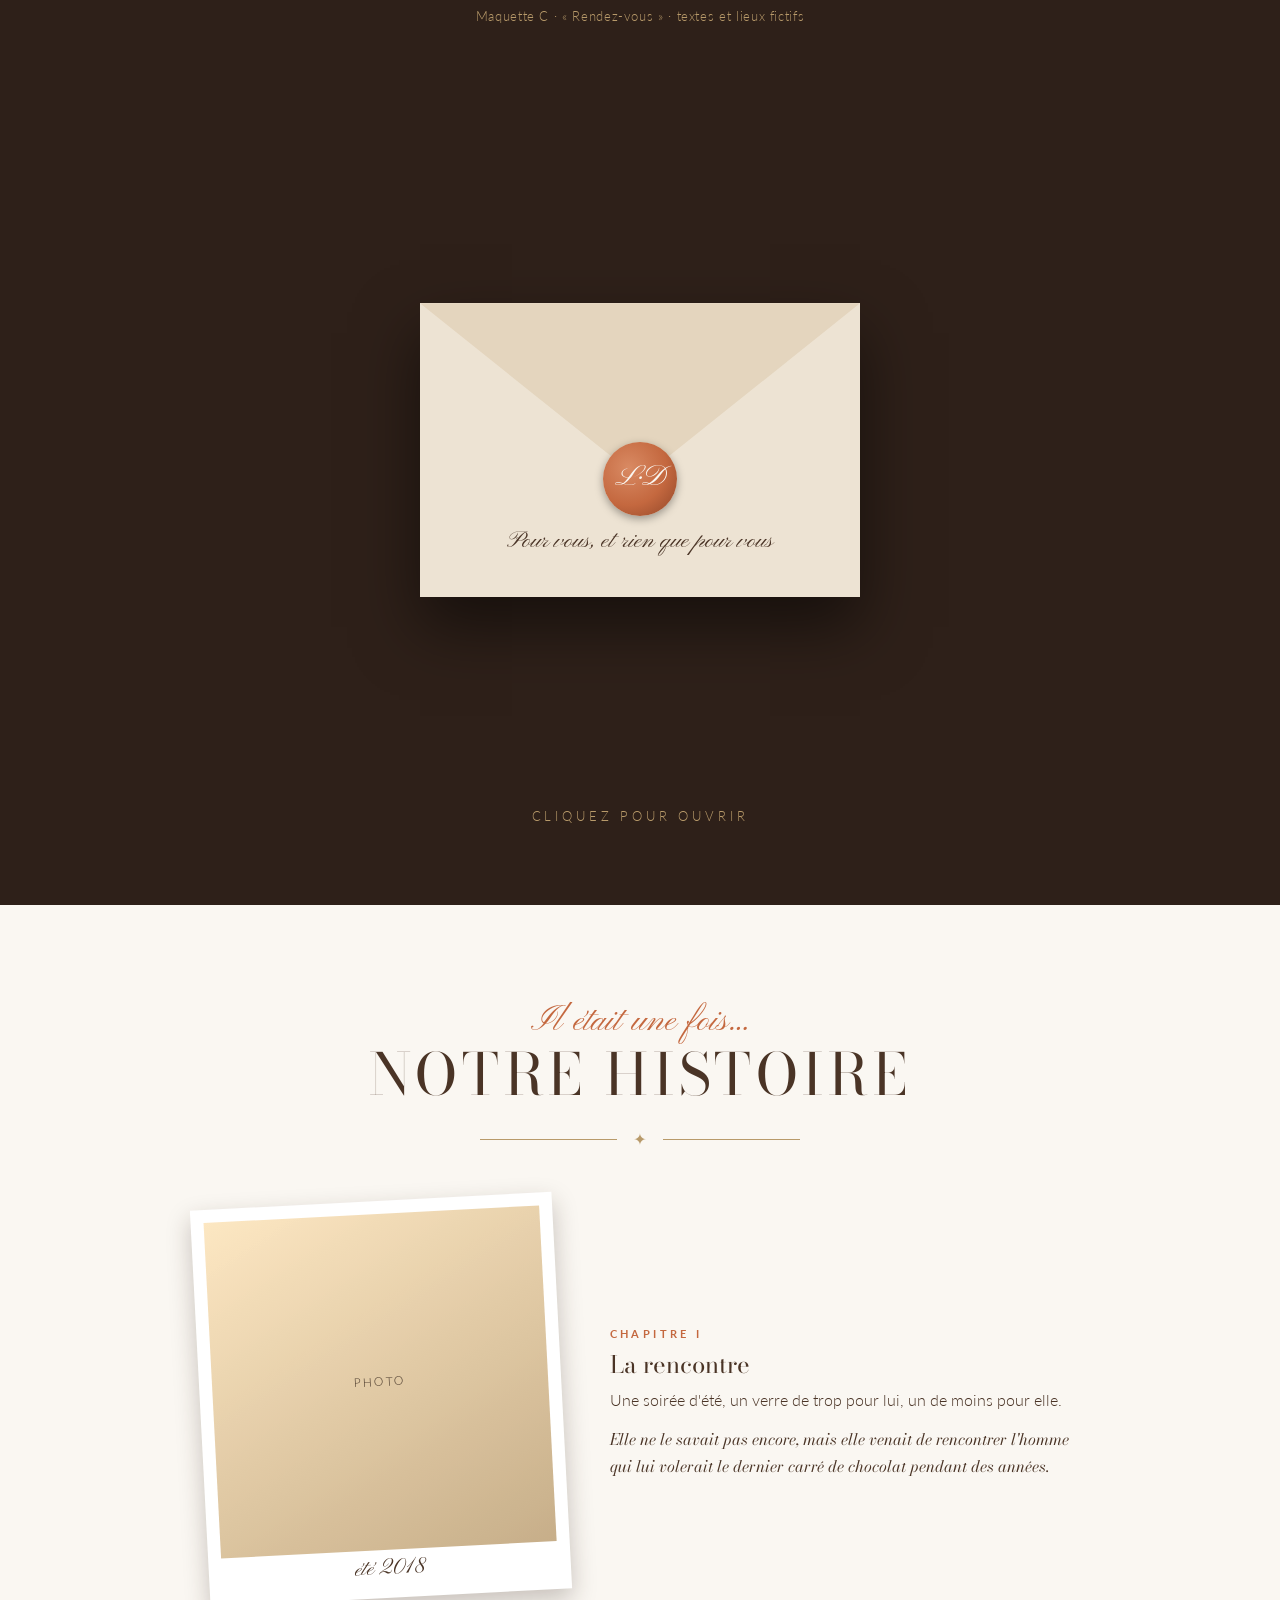
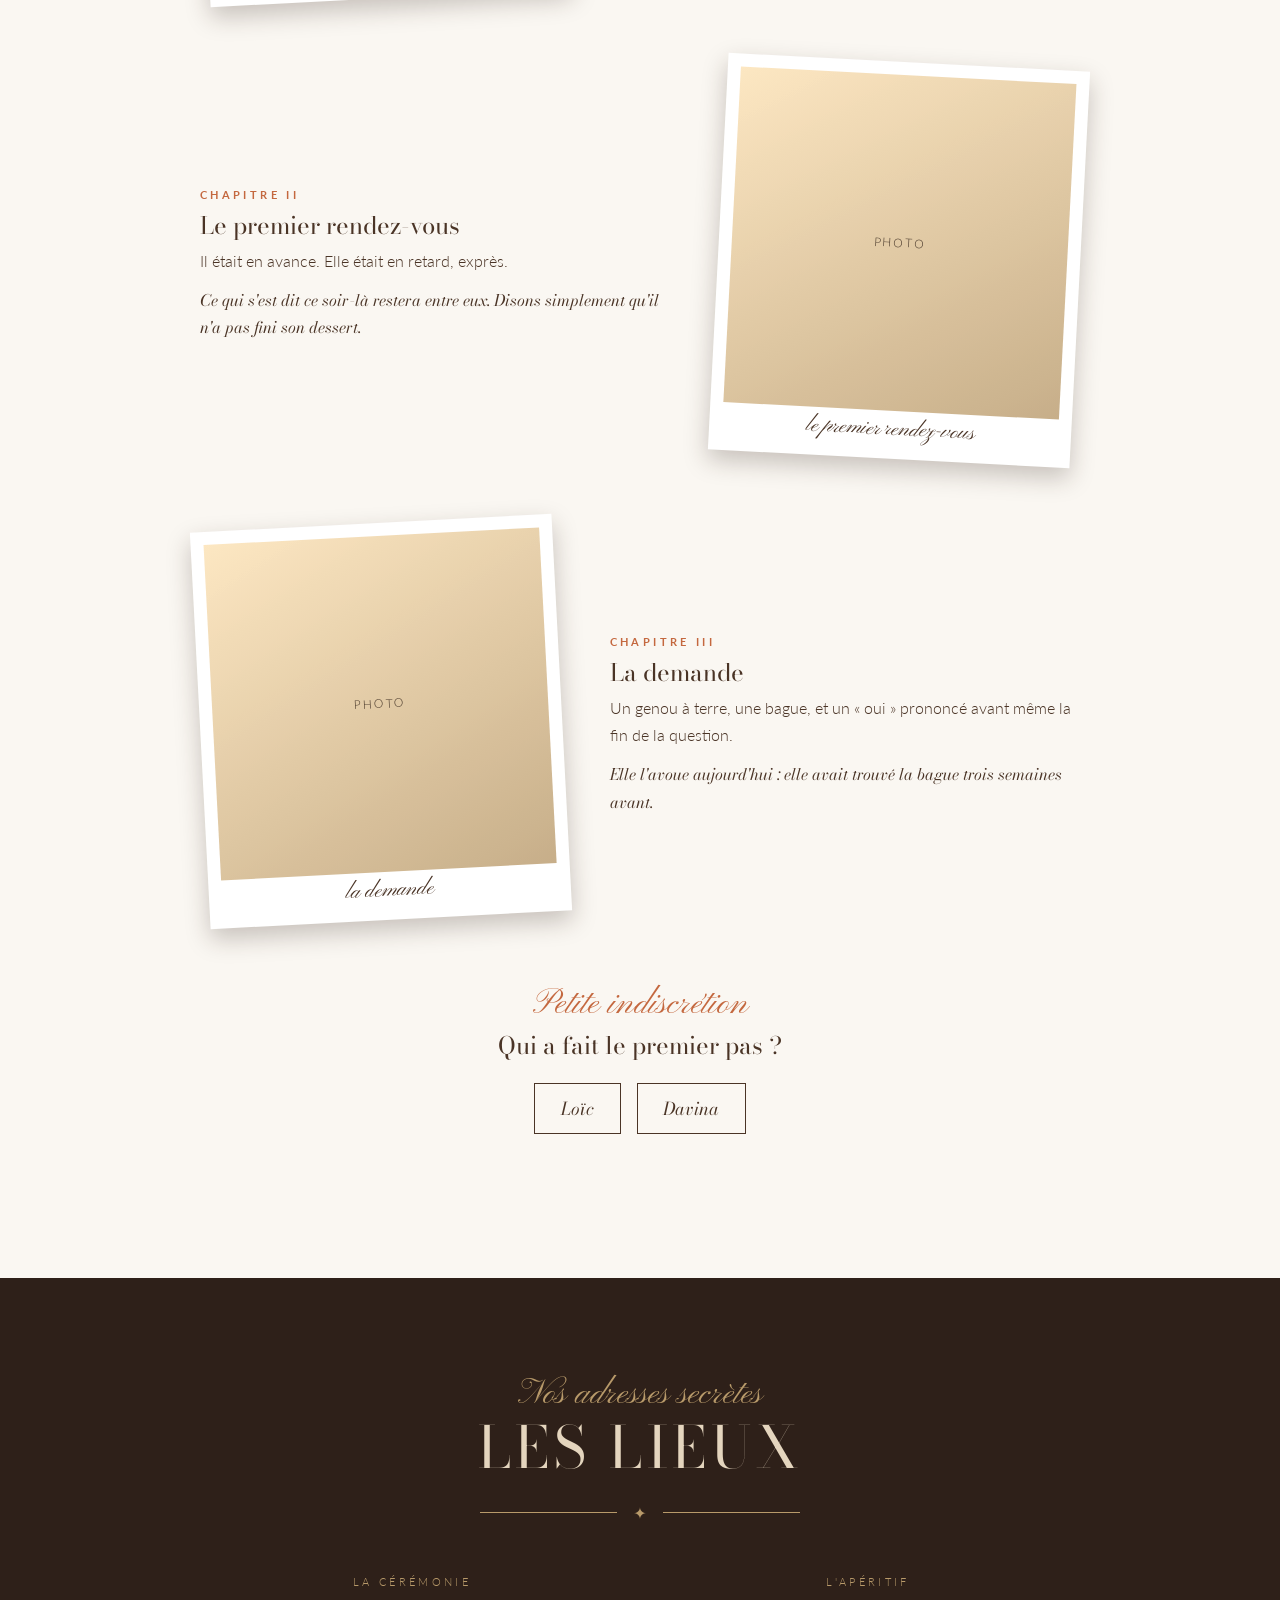
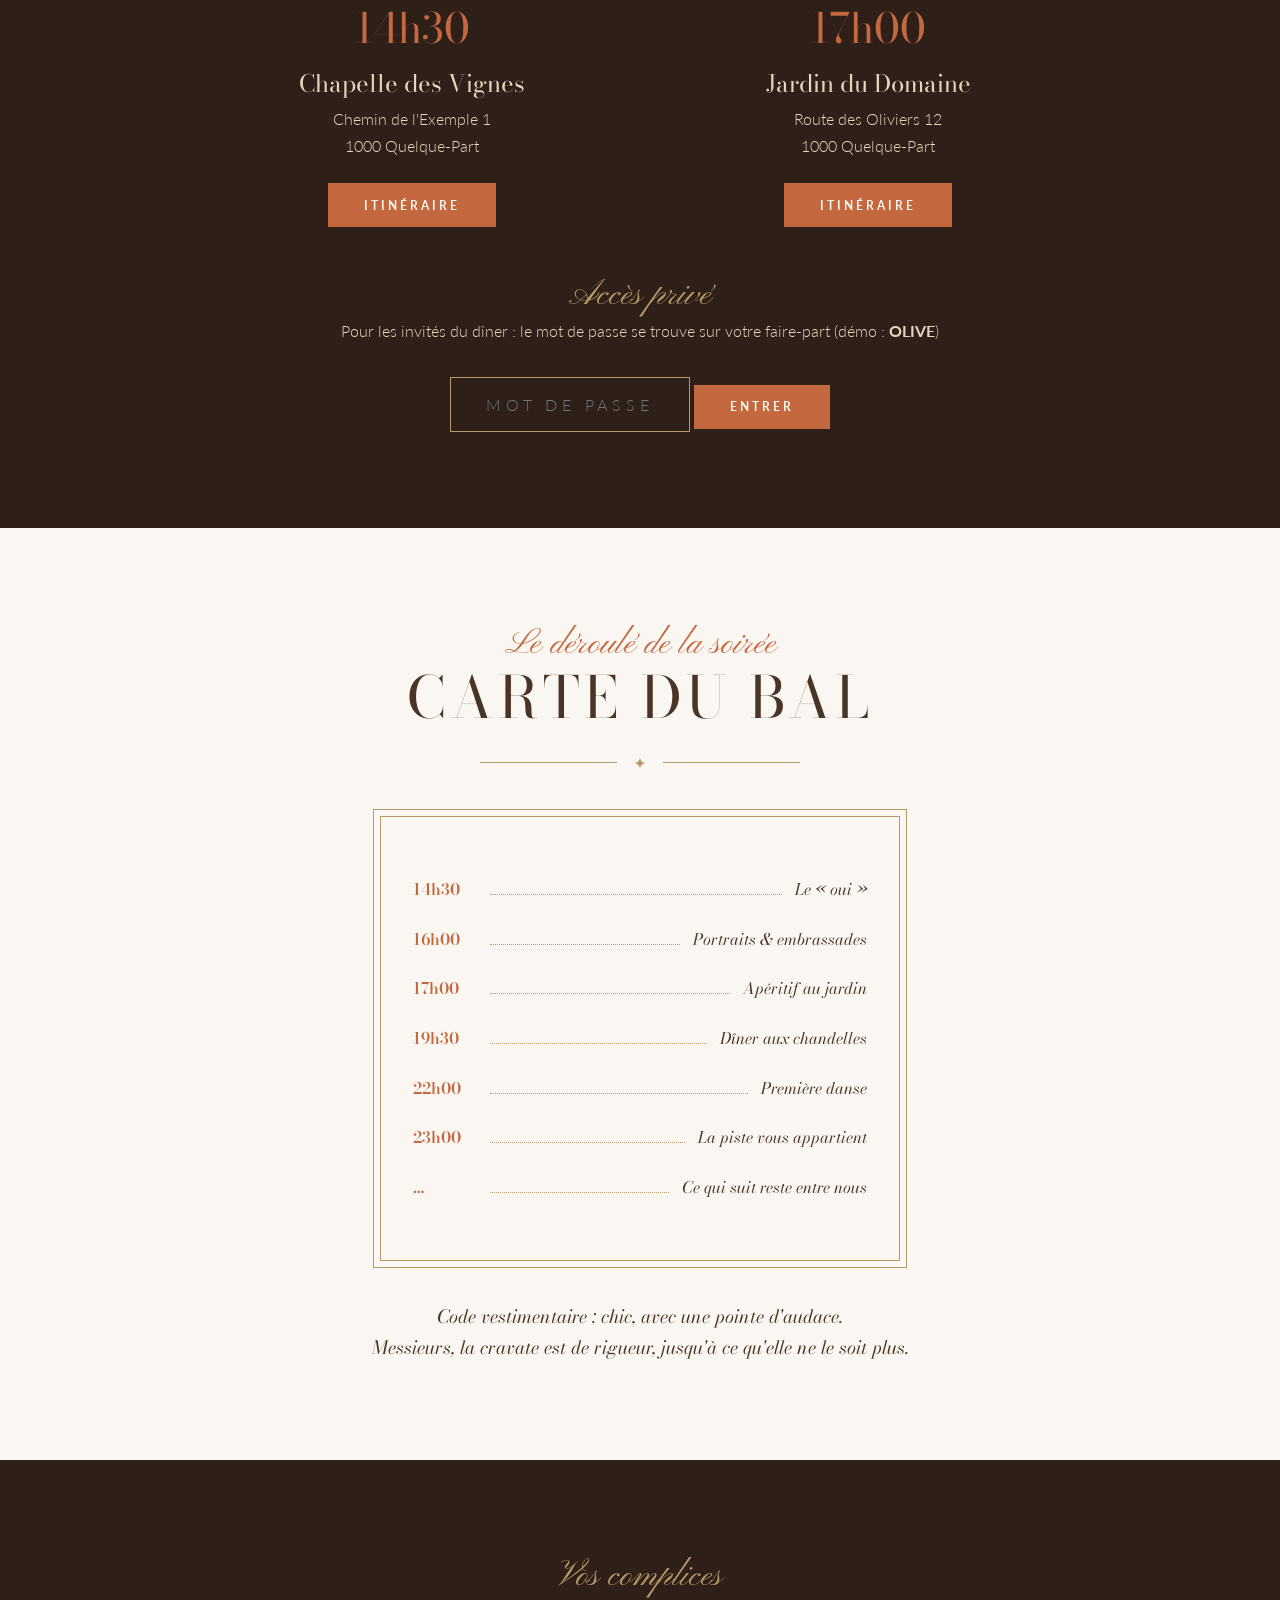
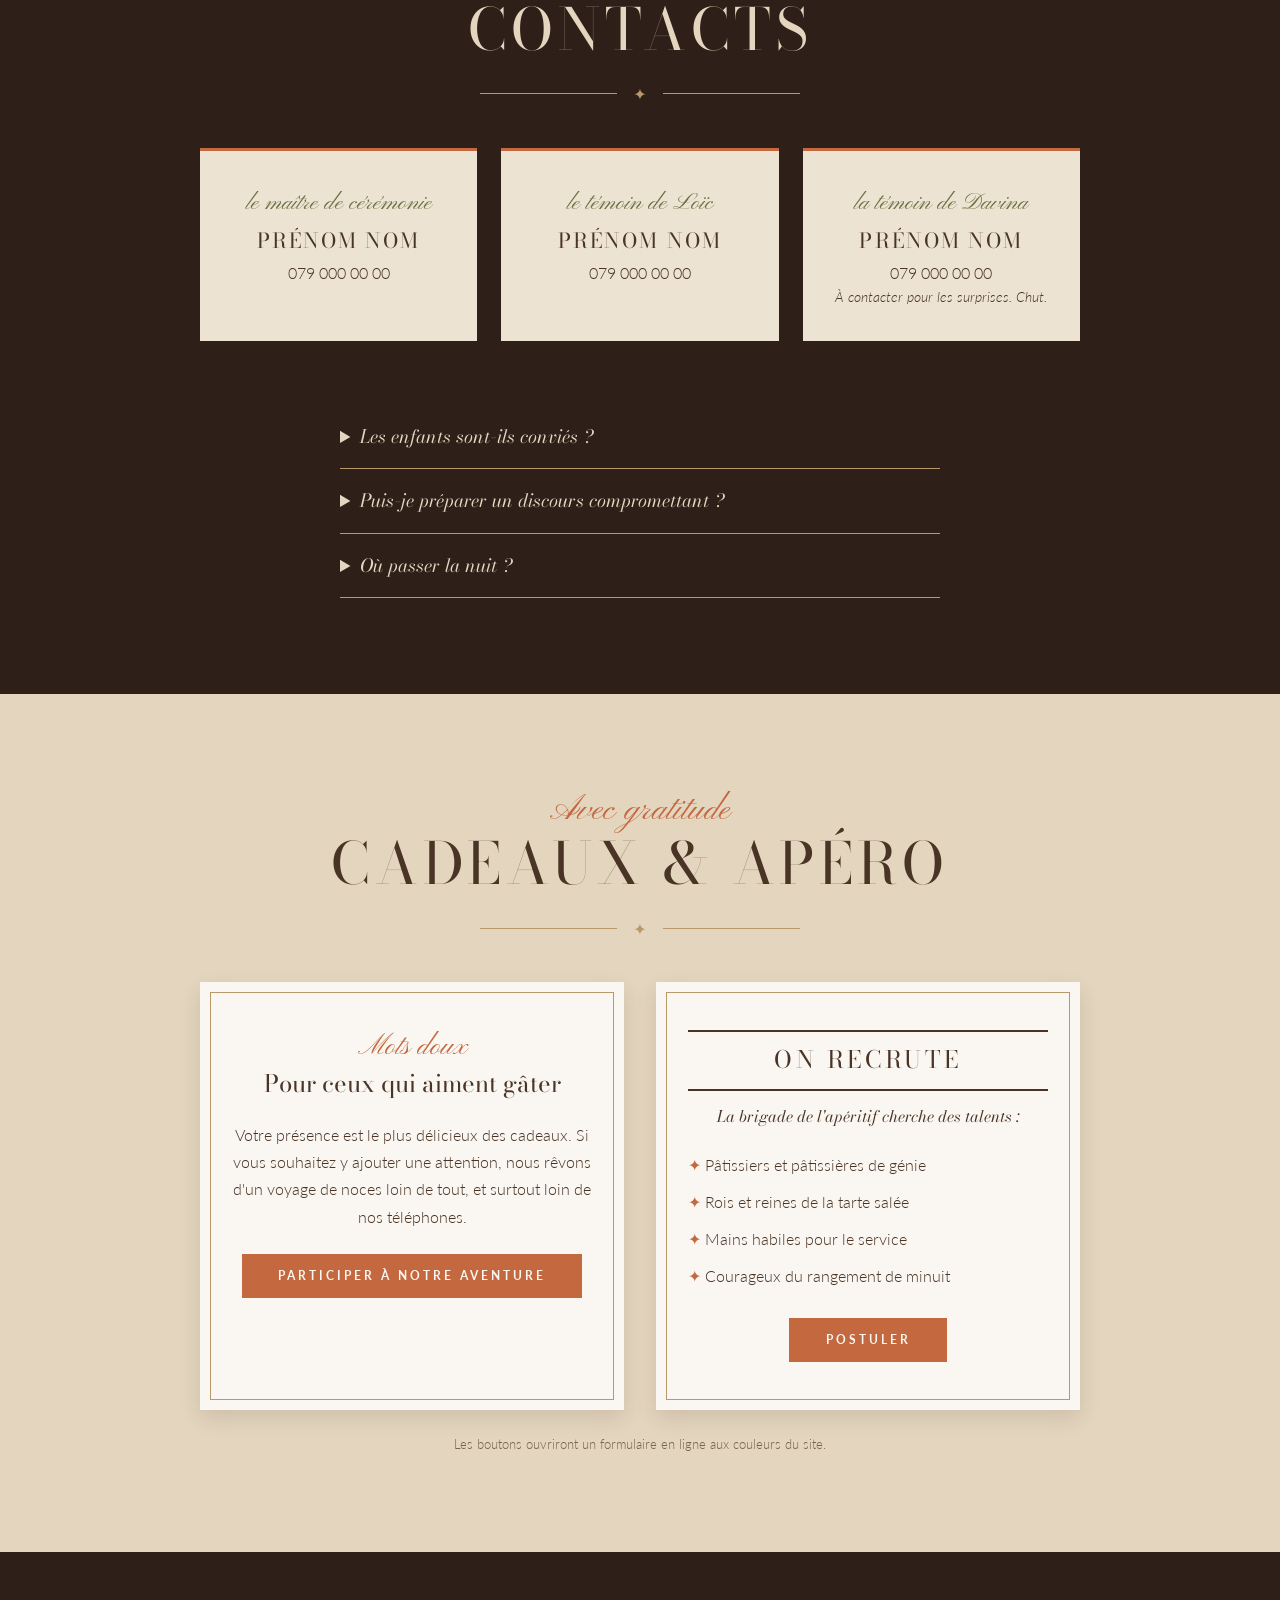
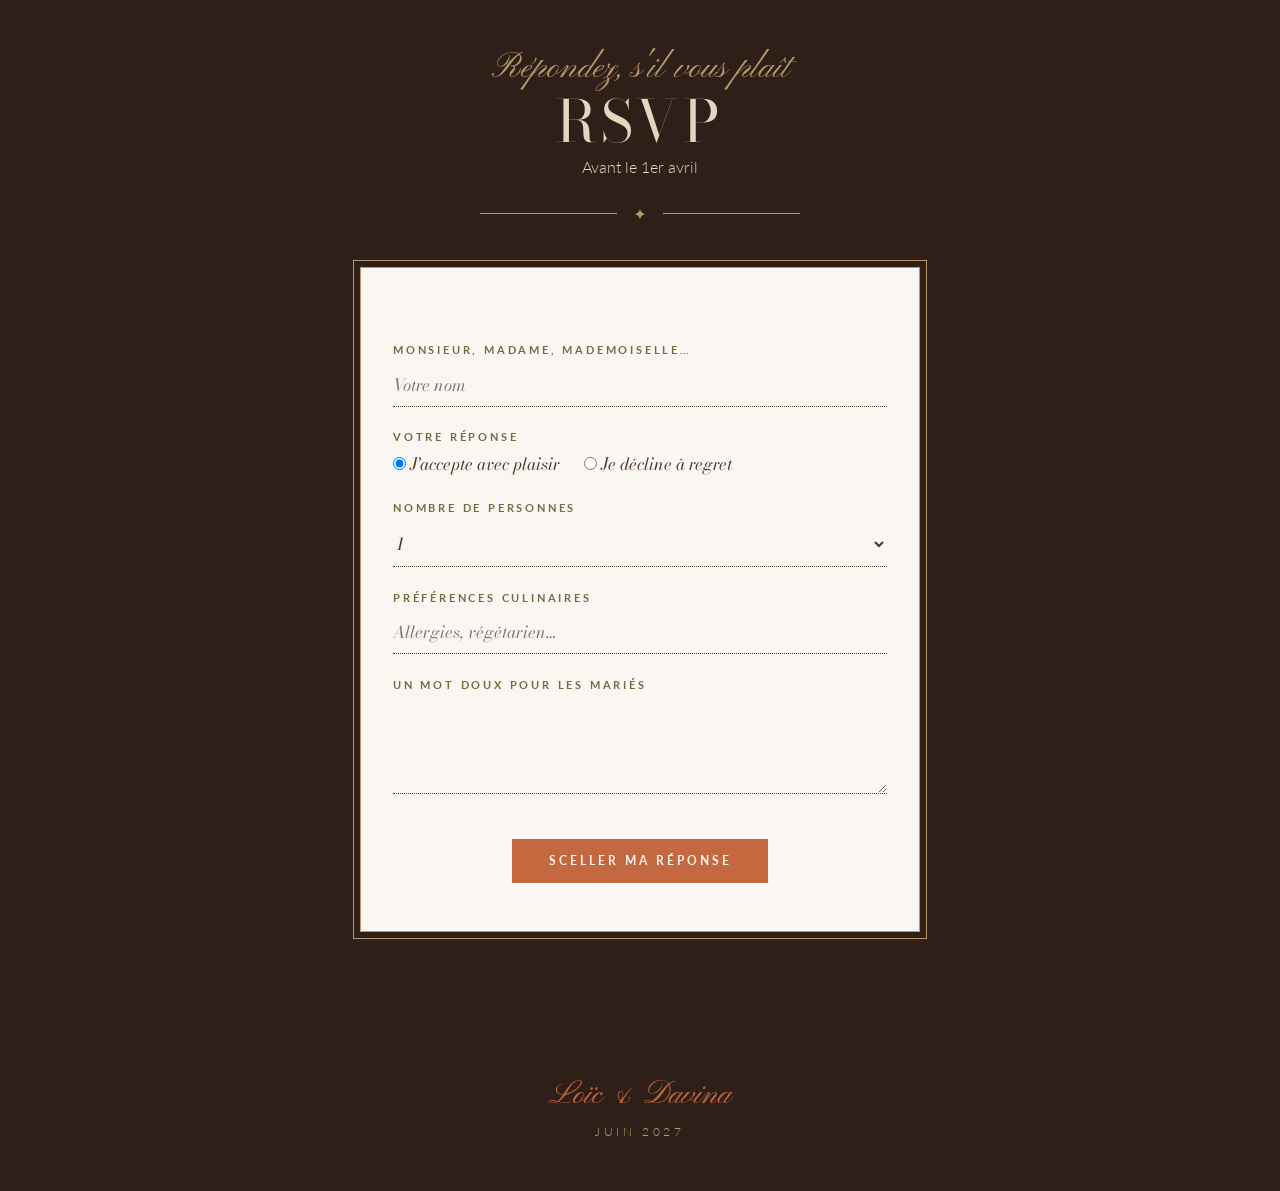
<file: C/index.html>
<!doctype html>
<html lang="fr">
<head>
<meta charset="utf-8">
<meta name="viewport" content="width=device-width, initial-scale=1">
<meta name="robots" content="noindex, nofollow">
<title>Loïc & Davina · Rendez-vous</title>
<link rel="preconnect" href="https://fonts.googleapis.com">
<link href="https://fonts.googleapis.com/css2?family=Bodoni+Moda:ital,opsz,wght@0,6..96,400;0,6..96,600;1,6..96,400&family=Pinyon+Script&family=Lato:wght@300;400;700&display=swap" rel="stylesheet">
<style>
  :root {
    --blanc: #FAF7F2; --lin: #EDE3D3; --sepia: #E4D5BE; --olive: #6B7042; --terra: #C4683F; --brun: #4A3426; --nuit: #2E2019; --or: #B89A6A;
    --chic: 'Bodoni Moda', Didot, serif; --plume: 'Pinyon Script', cursive; --texte: 'Lato', system-ui, sans-serif;
  }
  * { box-sizing: border-box; margin: 0; padding: 0; }
  html { scroll-behavior: smooth; }
  body { background: var(--sepia); color: var(--brun); font-family: var(--texte); font-weight: 300; line-height: 1.7; overflow-x: hidden; }
  body.ferme { overflow: hidden; }
  a { color: inherit; }
  .demo { background: var(--nuit); color: var(--or); text-align: center; font-size: .8rem; padding: .4rem 1rem; letter-spacing: .05em; position: relative; z-index: 60; }

  /* Enveloppe d'ouverture */
  #enveloppe { position: fixed; inset: 0; z-index: 50; background: var(--nuit); display: grid; place-items: center; transition: opacity .9s .6s, visibility 0s 1.5s; padding: 1rem; }
  #enveloppe.ouverte { opacity: 0; visibility: hidden; }
  .env { width: min(440px, 90vw); aspect-ratio: 1.5; background: var(--lin); position: relative; box-shadow: 0 30px 60px rgba(0,0,0,.5); cursor: pointer; }
  .env .rabat { position: absolute; inset: 0 0 auto 0; height: 60%; background: var(--sepia); clip-path: polygon(0 0, 100% 0, 50% 100%); transform-origin: top; transition: transform .7s; z-index: 2; border-bottom: 1px solid var(--or); }
  #enveloppe.ouverte .rabat { transform: rotateX(180deg); }
  .env .cire { position: absolute; left: 50%; top: 60%; transform: translate(-50%, -50%); width: 74px; height: 74px; border-radius: 50%; z-index: 3;
               background: radial-gradient(circle at 35% 35%, #d98a63, var(--terra) 55%, #8f4528); display: grid; place-items: center;
               color: var(--blanc); font-family: var(--plume); font-size: 1.9rem; box-shadow: 0 3px 8px rgba(0,0,0,.35); transition: opacity .3s; }
  #enveloppe.ouverte .cire { opacity: 0; }
  .env .dest { position: absolute; bottom: 12%; width: 100%; text-align: center; font-family: var(--plume); font-size: 1.5rem; color: var(--brun); }
  .indice { position: absolute; bottom: 8%; color: var(--or); font-size: .8rem; letter-spacing: .3em; text-transform: uppercase; animation: pulse 2s infinite; }
  @keyframes pulse { 50% { opacity: .4; } }

  nav { position: sticky; top: 0; z-index: 10; background: var(--nuit); display: flex; justify-content: center; flex-wrap: wrap; gap: .3rem 1.8rem; padding: 1rem; border-bottom: 1px solid var(--or); }
  nav a { text-decoration: none; color: var(--sepia); font-family: var(--chic); font-style: italic; font-size: 1rem; }
  nav a:hover { color: var(--terra); }

  section { padding: 6rem 1.5rem; }
  .inner { max-width: 880px; margin: 0 auto; text-align: center; }
  .sombre { background: var(--nuit); color: var(--sepia); }
  .clair { background: var(--blanc); }
  h1, h2, h3 { font-family: var(--chic); font-weight: 400; }
  h2 { font-size: clamp(2.3rem, 6vw, 3.6rem); text-transform: uppercase; letter-spacing: .08em; line-height: 1.1; }
  h3 { font-size: 1.5rem; }
  .plume { font-family: var(--plume); font-size: 2.2rem; color: var(--terra); line-height: 1.2; }
  .sombre .plume { color: var(--or); }
  .filet { display: flex; align-items: center; gap: 1rem; justify-content: center; color: var(--or); margin: 1.2rem auto 2.5rem; max-width: 320px; }
  .filet::before, .filet::after { content: ''; flex: 1; height: 1px; background: currentColor; }
  .cadre { border: 1px solid var(--or); outline: 1px solid var(--or); outline-offset: 6px; padding: 3rem 2rem; margin: 6px; }
  .bouton { display: inline-block; margin-top: 1.5rem; padding: .85rem 2.2rem; background: var(--terra); color: var(--blanc); border: 1px solid var(--terra);
            text-decoration: none; font: 700 .75rem var(--texte); letter-spacing: .25em; text-transform: uppercase; cursor: pointer; transition: .2s; }
  .bouton:hover { background: transparent; color: var(--terra); }
  .sombre .bouton:hover { color: var(--or); border-color: var(--or); }

  /* Accueil */
  #accueil { min-height: 90vh; display: grid; place-items: center; }
  #accueil .petit { letter-spacing: .4em; text-transform: uppercase; font-size: .75rem; color: var(--or); }
  #accueil h1 { font-size: clamp(3.2rem, 11vw, 6.5rem); line-height: 1; margin: 1rem 0; letter-spacing: .04em; }
  #accueil h1 .et { font-family: var(--plume); color: var(--terra); font-size: .8em; }
  #accueil .lettre { font-family: var(--chic); font-style: italic; font-size: 1.25rem; max-width: 520px; margin: 1.5rem auto 0; }

  /* Mariés */
  .chapitres { display: grid; gap: 4rem; margin-top: 3rem; }
  .chapitre { display: grid; grid-template-columns: 1fr 1.3fr; gap: 3rem; align-items: center; text-align: left; }
  .chapitre:nth-child(even) { grid-template-columns: 1.3fr 1fr; }
  .chapitre:nth-child(even) .polaroid { order: 2; transform: rotate(3deg); }
  .polaroid { background: #fff; padding: .8rem .8rem 3rem; box-shadow: 0 10px 25px rgba(46,32,25,.25); transform: rotate(-3deg); position: relative; }
  .polaroid div { aspect-ratio: 1; background: linear-gradient(150deg, var(--sepia), #b9a07f); filter: sepia(.4); display: grid; place-items: center; font-size: .75rem; letter-spacing: .15em; text-transform: uppercase; }
  .polaroid span { position: absolute; bottom: .6rem; width: calc(100% - 1.6rem); text-align: center; font-family: var(--plume); font-size: 1.4rem; }
  .chapitre small { color: var(--terra); letter-spacing: .3em; text-transform: uppercase; font-size: .7rem; font-weight: 700; }
  .chapitre p.suspense { font-family: var(--chic); font-style: italic; margin-top: .8rem; }
  .quiz { margin-top: 4rem; }
  .quiz .choix { display: flex; gap: 1rem; justify-content: center; flex-wrap: wrap; margin-top: 1rem; }
  .quiz button { padding: .7rem 1.6rem; background: transparent; border: 1px solid var(--brun); font: 400 1.1rem var(--chic); font-style: italic; cursor: pointer; color: var(--brun); }
  .quiz button:hover { background: var(--brun); color: var(--blanc); }
  #reponse { min-height: 2rem; margin-top: 1rem; font-family: var(--chic); font-style: italic; color: var(--terra); }

  /* Lieux */
  .adresses { display: grid; grid-template-columns: repeat(auto-fit, minmax(260px, 1fr)); gap: 2rem; }
  .adresse .h { font-family: var(--chic); font-size: 2.6rem; color: var(--terra); }
  .adresse small { letter-spacing: .3em; text-transform: uppercase; font-size: .7rem; color: var(--or); }
  .vip { margin-top: 3rem; }
  .vip input { padding: .8rem 1.2rem; border: 1px solid var(--or); background: transparent; color: var(--sepia); font: inherit; text-align: center; letter-spacing: .3em; text-transform: uppercase; }
  #diner { display: none; margin-top: 2rem; }

  /* Programme : carte du bal */
  .carte-bal { max-width: 520px; margin: 0 auto; background: var(--blanc); }
  .carte-bal .ligne { display: flex; align-items: baseline; gap: .8rem; padding: .7rem 0; text-align: left; }
  .carte-bal .ligne b { font-family: var(--chic); font-weight: 600; color: var(--terra); min-width: 64px; }
  .carte-bal .ligne i { flex: 1; border-bottom: 1px dotted var(--or); }
  .carte-bal .ligne span { font-family: var(--chic); font-style: italic; }
  .dress { margin-top: 2.5rem; font-family: var(--chic); font-style: italic; font-size: 1.15rem; }

  /* Contacts */
  .complices { display: grid; grid-template-columns: repeat(auto-fit, minmax(220px, 1fr)); gap: 1.5rem; margin-top: 1rem; }
  .carte-visite { background: var(--lin); color: var(--brun); padding: 2rem 1.5rem; border-top: 3px solid var(--terra); }
  .carte-visite h3 { font-size: 1.3rem; text-transform: uppercase; letter-spacing: .1em; }
  .carte-visite small { display: block; font-family: var(--plume); font-size: 1.5rem; color: var(--olive); }
  .faq { max-width: 600px; margin: 4rem auto 0; text-align: left; }
  .faq details { border-bottom: 1px solid var(--or); padding: 1rem 0; }
  .faq summary { cursor: pointer; font-family: var(--chic); font-style: italic; font-size: 1.15rem; }

  /* Cadeaux & apéro */
  .deux { display: grid; grid-template-columns: 1fr 1fr; gap: 2rem; }
  .billet { background: var(--blanc); padding: 3rem 2rem; position: relative; box-shadow: 0 8px 20px rgba(46,32,25,.12); }
  .billet::before { content: ''; position: absolute; inset: 10px; border: 1px solid var(--or); pointer-events: none; }
  .annonce { text-align: left; }
  .annonce h3 { text-transform: uppercase; letter-spacing: .15em; text-align: center; border-top: 2px solid var(--brun); border-bottom: 2px solid var(--brun); padding: .5rem 0; }
  .annonce ul { list-style: none; margin-top: 1rem; }
  .annonce li { padding: .3rem 0; }
  .annonce li::before { content: '✦ '; color: var(--terra); }

  /* RSVP */
  #rsvp .carte-reponse { max-width: 560px; margin: 0 auto; background: var(--blanc); color: var(--brun); text-align: left; }
  form { display: grid; gap: 1.3rem; margin-top: 1.5rem; }
  label { font-size: .7rem; letter-spacing: .25em; text-transform: uppercase; font-weight: 700; color: var(--olive); display: grid; gap: .3rem; }
  input, select, textarea { font: 400 1.05rem var(--chic); font-style: italic; padding: .5rem 0; border: none; border-bottom: 1px dotted var(--brun); background: transparent; color: var(--brun); letter-spacing: 0; text-transform: none; }
  input:focus, select:focus, textarea:focus { outline: none; border-bottom: 1px solid var(--terra); }
  .radios { display: flex; gap: 1.5rem; flex-wrap: wrap; font: italic 400 1.05rem var(--chic); letter-spacing: 0; text-transform: none; color: var(--brun); }
  .radios input { width: auto; }
  form .bouton { justify-self: center; }
  #scelle { display: none; text-align: center; padding: 2rem 0; }
  #scelle .cire-mini { width: 80px; height: 80px; margin: 0 auto 1rem; border-radius: 50%; background: radial-gradient(circle at 35% 35%, #d98a63, var(--terra) 55%, #8f4528);
                       display: grid; place-items: center; color: var(--blanc); font-family: var(--plume); font-size: 2rem; animation: tampon .5s ease-out; }
  @keyframes tampon { from { transform: scale(2.2); opacity: 0; } }

  footer { text-align: center; padding: 3rem 1rem; background: var(--nuit); color: var(--or); }
  footer .plume { font-size: 2rem; }

  @media (max-width: 700px) {
    section { padding: 4rem 1rem; }
    .chapitre, .chapitre:nth-child(even), .deux { grid-template-columns: 1fr; }
    .chapitre:nth-child(even) .polaroid { order: 0; }
    .polaroid { max-width: 260px; margin: 0 auto; }
    .cadre { padding: 2rem 1.2rem; }
  }
</style>
</head>
<body class="ferme">
<div class="demo">Maquette C · « Rendez-vous » · textes et lieux fictifs</div>

<div id="enveloppe" onclick="ouvrir()">
  <div class="env">
    <div class="rabat"></div>
    <div class="cire">L·D</div>
    <p class="dest">Pour vous, et rien que pour vous</p>
  </div>
  <p class="indice">Cliquez pour ouvrir</p>
</div>

<nav>
  <a href="#maries">Notre histoire</a><a href="#lieux">Les adresses</a><a href="#programme">Carte du bal</a>
  <a href="#contacts">Vos complices</a><a href="#cadeaux">Cadeaux & apéro</a><a href="#rsvp">Répondre</a>
</nav>

<section id="accueil" class="sombre">
  <div class="inner cadre">
    <p class="petit">Vous êtes cordialement, et très tendrement, invités</p>
    <h1>Loïc <span class="et">&amp;</span> Davina</h1>
    <div class="filet">✦</div>
    <p class="petit">Juin 2027</p>
    <p class="lettre">Ils ont longtemps gardé le secret. Ce soir-là, ils le partagent avec vous, et seulement avec vous.</p>
  </div>
</section>

<section id="maries" class="clair">
  <div class="inner">
    <p class="plume">Il était une fois…</p>
    <h2>Notre histoire</h2>
    <div class="filet">✦</div>
    <div class="chapitres">
      <div class="chapitre">
        <div class="polaroid"><div>Photo</div><span>été 2018</span></div>
        <div><small>Chapitre I</small><h3>La rencontre</h3><p>Une soirée d'été, un verre de trop pour lui, un de moins pour elle.</p><p class="suspense">Elle ne le savait pas encore, mais elle venait de rencontrer l'homme qui lui volerait le dernier carré de chocolat pendant des années.</p></div>
      </div>
      <div class="chapitre">
        <div class="polaroid"><div>Photo</div><span>le premier rendez-vous</span></div>
        <div><small>Chapitre II</small><h3>Le premier rendez-vous</h3><p>Il était en avance. Elle était en retard, exprès.</p><p class="suspense">Ce qui s'est dit ce soir-là restera entre eux. Disons simplement qu'il n'a pas fini son dessert.</p></div>
      </div>
      <div class="chapitre">
        <div class="polaroid"><div>Photo</div><span>la demande</span></div>
        <div><small>Chapitre III</small><h3>La demande</h3><p>Un genou à terre, une bague, et un « oui » prononcé avant même la fin de la question.</p><p class="suspense">Elle l'avoue aujourd'hui : elle avait trouvé la bague trois semaines avant.</p></div>
      </div>
    </div>
    <div class="quiz">
      <p class="plume">Petite indiscrétion</p>
      <h3>Qui a fait le premier pas ?</h3>
      <div class="choix"><button onclick="repondre()">Loïc</button><button onclick="repondre()">Davina</button></div>
      <p id="reponse"></p>
    </div>
  </div>
</section>

<section id="lieux" class="sombre">
  <div class="inner">
    <p class="plume">Nos adresses secrètes</p>
    <h2>Les lieux</h2>
    <div class="filet">✦</div>
    <div class="adresses">
      <div class="adresse"><small>La cérémonie</small><p class="h">14h30</p><h3>Chapelle des Vignes</h3><p>Chemin de l'Exemple 1<br>1000 Quelque-Part</p><a class="bouton" href="#">Itinéraire</a></div>
      <div class="adresse"><small>L'apéritif</small><p class="h">17h00</p><h3>Jardin du Domaine</h3><p>Route des Oliviers 12<br>1000 Quelque-Part</p><a class="bouton" href="#">Itinéraire</a></div>
    </div>
    <div class="vip">
      <p class="plume">Accès privé</p>
      <p>Pour les invités du dîner : le mot de passe se trouve sur votre faire-part (démo : <b>OLIVE</b>)</p>
      <p style="margin-top:1rem"><input id="code" placeholder="Mot de passe" aria-label="Mot de passe du faire-part"> <button class="bouton" onclick="verifier()">Entrer</button></p>
      <div id="diner" class="cadre">
        <small style="letter-spacing:.3em;text-transform:uppercase;font-size:.7rem;color:var(--or)">Le dîner</small>
        <p class="h" style="font-family:var(--chic);font-size:2.6rem;color:var(--terra)">19h30</p>
        <h3>La Grange aux Oliviers</h3><p>Chemin Secret 3, 1000 Quelque-Part</p>
        <p class="plume" style="font-size:1.6rem;margin-top:.8rem">Merci de garder le secret</p>
      </div>
    </div>
  </div>
</section>

<section id="programme" class="clair">
  <div class="inner">
    <p class="plume">Le déroulé de la soirée</p>
    <h2>Carte du bal</h2>
    <div class="filet">✦</div>
    <div class="carte-bal cadre">
      <div class="ligne"><b>14h30</b><i></i><span>Le « oui »</span></div>
      <div class="ligne"><b>16h00</b><i></i><span>Portraits &amp; embrassades</span></div>
      <div class="ligne"><b>17h00</b><i></i><span>Apéritif au jardin</span></div>
      <div class="ligne"><b>19h30</b><i></i><span>Dîner aux chandelles</span></div>
      <div class="ligne"><b>22h00</b><i></i><span>Première danse</span></div>
      <div class="ligne"><b>23h00</b><i></i><span>La piste vous appartient</span></div>
      <div class="ligne"><b>…</b><i></i><span>Ce qui suit reste entre nous</span></div>
    </div>
    <p class="dress">Code vestimentaire : chic, avec une pointe d'audace.<br>Messieurs, la cravate est de rigueur, jusqu'à ce qu'elle ne le soit plus.</p>
  </div>
</section>

<section id="contacts" class="sombre">
  <div class="inner">
    <p class="plume">Vos complices</p>
    <h2>Contacts</h2>
    <div class="filet">✦</div>
    <div class="complices">
      <div class="carte-visite"><small>le maître de cérémonie</small><h3>Prénom Nom</h3><p>079 000 00 00</p></div>
      <div class="carte-visite"><small>le témoin de Loïc</small><h3>Prénom Nom</h3><p>079 000 00 00</p></div>
      <div class="carte-visite"><small>la témoin de Davina</small><h3>Prénom Nom</h3><p>079 000 00 00</p><p style="font-size:.85rem;font-style:italic">À contacter pour les surprises. Chut.</p></div>
    </div>
    <div class="faq">
      <details><summary>Les enfants sont-ils conviés ?</summary><p>À compléter avec les mariés.</p></details>
      <details><summary>Puis-je préparer un discours compromettant ?</summary><p>Compromettant, oui. Inavouable, non. Le maître de cérémonie tranchera.</p></details>
      <details><summary>Où passer la nuit ?</summary><p>Une liste d'hôtels de charme vous sera communiquée.</p></details>
    </div>
  </div>
</section>

<section id="cadeaux" class="clair" style="background:var(--sepia)">
  <div class="inner">
    <p class="plume">Avec gratitude</p>
    <h2>Cadeaux &amp; apéro</h2>
    <div class="filet">✦</div>
    <div class="deux">
      <div class="billet">
        <p class="plume" style="font-size:1.8rem">Mots doux</p>
        <h3>Pour ceux qui aiment gâter</h3>
        <p style="margin-top:1rem">Votre présence est le plus délicieux des cadeaux. Si vous souhaitez y ajouter une attention, nous rêvons d'un voyage de noces loin de tout, et surtout loin de nos téléphones.</p>
        <a class="bouton" href="#">Participer à notre aventure</a>
      </div>
      <div class="billet annonce">
        <h3>On recrute</h3>
        <p style="text-align:center;font-family:var(--chic);font-style:italic;margin-top:.8rem">La brigade de l'apéritif cherche des talents :</p>
        <ul>
          <li>Pâtissiers et pâtissières de génie</li>
          <li>Rois et reines de la tarte salée</li>
          <li>Mains habiles pour le service</li>
          <li>Courageux du rangement de minuit</li>
        </ul>
        <p style="text-align:center"><a class="bouton" href="#">Postuler</a></p>
      </div>
    </div>
    <p style="font-size:.8rem;opacity:.7;margin-top:1.5rem">Les boutons ouvriront un formulaire en ligne aux couleurs du site.</p>
  </div>
</section>

<section id="rsvp" class="sombre">
  <div class="inner">
    <p class="plume">Répondez, s'il vous plaît</p>
    <h2>RSVP</h2>
    <p>Avant le 1er avril</p>
    <div class="filet">✦</div>
    <div class="carte-reponse cadre">
      <form id="form" onsubmit="event.preventDefault(); sceller();">
        <label>Monsieur, Madame, Mademoiselle…<input required placeholder="Votre nom"></label>
        <label>Votre réponse
          <span class="radios"><span><input type="radio" name="p" checked> J'accepte avec plaisir</span><span><input type="radio" name="p"> Je décline à regret</span></span>
        </label>
        <label>Nombre de personnes<select><option>1</option><option>2</option><option>3</option><option>4</option></select></label>
        <label>Préférences culinaires<input placeholder="Allergies, végétarien…"></label>
        <label>Un mot doux pour les mariés<textarea rows="3"></textarea></label>
        <button class="bouton">Sceller ma réponse</button>
      </form>
      <div id="scelle">
        <div class="cire-mini">L·D</div>
        <p class="plume">Votre réponse est scellée</p>
        <p style="font-family:var(--chic);font-style:italic;margin-top:.5rem">Nous avons hâte de vous retrouver.</p>
      </div>
    </div>
  </div>
</section>

<footer>
  <p class="plume">Loïc &amp; Davina</p>
  <p style="letter-spacing:.3em;text-transform:uppercase;font-size:.75rem;margin-top:.5rem">Juin 2027</p>
</footer>

<script>
  function ouvrir() {
    document.getElementById('enveloppe').classList.add('ouverte');
    document.body.classList.remove('ferme');
  }
  function repondre() {
    document.getElementById('reponse').textContent = 'Lui dit que c\'est lui. Elle dit qu\'elle l\'a laissé croire. Vous avez donc raison… à moitié.';
  }
  function verifier() {
    const champ = document.getElementById('code');
    if (champ.value.trim().toUpperCase() === 'OLIVE') document.getElementById('diner').style.display = 'block';
    else { champ.value = ''; champ.placeholder = 'Mot de passe incorrect'; }
  }
  function sceller() {
    document.getElementById('form').style.display = 'none';
    document.getElementById('scelle').style.display = 'block';
  }
</script>
</body>
</html>
</file>
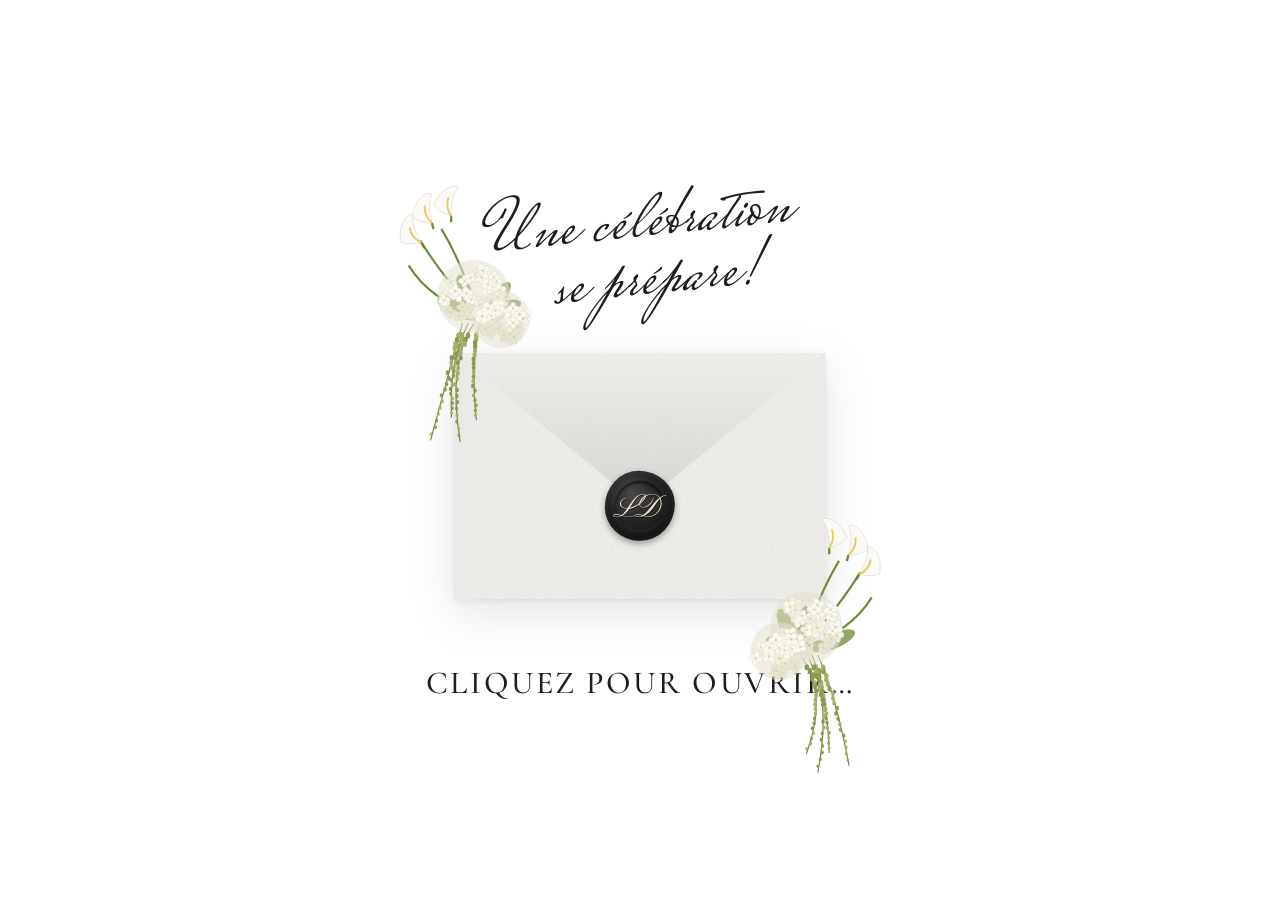
<file: enveloppe/index.html>
<!doctype html>
<html lang="fr">
<head>
<meta charset="utf-8">
<meta name="viewport" content="width=device-width, initial-scale=1">
<title>Loïc & Davina</title>
<meta name="description" content="Save the date — Loïc & Davina se diront OUI">
<link rel="preconnect" href="https://fonts.googleapis.com">
<link rel="preconnect" href="https://fonts.gstatic.com" crossorigin>
<link href="https://fonts.googleapis.com/css2?family=Mrs+Saint+Delafield&family=Pinyon+Script&family=Cormorant+Garamond:ital,wght@0,400;0,500;0,600;1,400&display=swap" rel="stylesheet">
<link rel="stylesheet" href="style.css?v=2">
</head>
<body>

<!-- ======= Écran 1 : enveloppe ======= -->
<section class="stage" id="stage">
  <h1 class="headline" aria-label="Une célébration se prépare !"><span>Une célébration</span><span>se prépare!</span></h1>

  <div class="envelope-wrap" id="wrap">
    <div class="bouquet tl" data-bouquet="1"></div>

    <button class="envelope" id="envelope" aria-label="Ouvrir l'enveloppe">
      <div class="env-layer env-back paper"></div>
      <div class="mini-card">
        <div class="ph" id="miniPhoto"></div>
        <div class="txt"><small>Save the date</small><b>Loïc &amp; Davina</b></div>
      </div>
      <div class="env-layer env-front paper"></div>
      <div class="env-layer flap paper"></div>
      <div class="seal"><span>LD</span></div>
    </button>

    <div class="bouquet br" data-bouquet="2"></div>
  </div>

  <button class="cta" id="cta">Cliquez pour ouvrir…</button>
</section>

<!-- ======= Écran 2 : le save the date ======= -->
<main class="invite" id="invite">
  <article class="card">
    <div class="bouquet tl" data-bouquet="3"></div>

    <div class="photo reveal" id="photo">
      <img src="photo.jpeg?v=2" alt="Loïc et Davina" onerror="this.parentNode.classList.add('no-photo')">
      <div class="missing">Ajoutez votre photo :<br>photo.jpeg</div>
    </div>

    <h2 class="std reveal">Save the date</h2>
    <p class="names reveal">Loïc <em>&amp;</em> Davina</p>
    <div class="vow reveal">
      <p class="sub"><span class="vow-text">se diront <span class="oui">OUI</span> le</span></p>
      <p class="date" id="dateText"></p>
      <p class="place" id="placeText"></p>
    </div>

    <div class="countdown reveal" id="countdown" aria-live="off">
      <div><b data-k="d">0</b><small>Jours</small></div>
      <div><b data-k="h">0</b><small>Heures</small></div>
      <div><b data-k="m">0</b><small>Min</small></div>
      <div><b data-k="s">0</b><small>Sec</small></div>
    </div>

    <div class="reveal">
      <p class="follow">Faire-part officiel à suivre</p>
      <button class="btn" id="calBtn">Ajouter au calendrier</button>
    </div>

    <div class="bouquet br" data-bouquet="4"></div>
  </article>
</main>

<script src="script.js?v=2"></script>
</body>
</html>
</file>
<file: enveloppe/style.css>
/* ===================================================================
   À PERSONNALISER : la date, l'heure et le lieu sont en haut
   de script.js (objet WEDDING). La photo = fichier "photo.jpeg" placé
   à côté de index.html.
   =================================================================== */
:root {
  --bg: #ffffff;
  --ink: #1d1d1b;
  --ink-soft: #5d5b55;
  --paper: #ebeae6;
  --paper-dark: #dddcd7;
  --paper-light: #f3f2ee;
  --seal: #1e1e1e;
  --line: #d8d5cc;
  --sage: #7d8a5a;
  --card: #fffefb;
}
* { box-sizing: border-box; margin: 0; padding: 0; }
html, body { height: 100%; }
body {
  background: var(--bg);
  color: var(--ink);
  font-family: "Cormorant Garamond", Georgia, serif;
  overflow: hidden;
  -webkit-font-smoothing: antialiased;
}
body.opened { overflow-y: auto; }
.date, .countdown b { font-variant-numeric: lining-nums tabular-nums; }

/* ---------- Écran d'accueil : l'enveloppe ---------- */
.stage {
  position: fixed; inset: 0;
  display: flex; flex-direction: column; align-items: center; justify-content: center;
  gap: 40px;
  padding: 16px;
  transition: opacity .9s ease, transform .9s ease;
  z-index: 10;
  /* mobile : pas de surbrillance bleue au toucher ni de sélection du texte */
  -webkit-tap-highlight-color: transparent;
  -webkit-user-select: none;
  user-select: none;
  -webkit-touch-callout: none;
}
.stage.gone { opacity: 0; transform: scale(1.06); pointer-events: none; }

.headline {
  font-family: "Mrs Saint Delafield", cursive;
  font-size: clamp(46px, 9vw, 72px);
  font-weight: 400;
  line-height: .8;
  text-align: center;
  transform: rotate(-6deg);
  opacity: 0;
  animation: write 1.6s .3s ease forwards;
}
.headline span { display: block; }
.headline span + span { margin-left: .4em; }
@keyframes write {
  /* marges négatives : laisse dépasser les hampes et accents de la cursive */
  from { opacity: 0; clip-path: inset(-.6em 100% -.6em -.3em); }
  to   { opacity: 1; clip-path: inset(-.6em -.3em -.6em -.3em); }
}

.envelope-wrap {
  position: relative;
  width: min(370px, 74vw);
  aspect-ratio: 3 / 2;
  opacity: 0;
  animation: rise 1s .1s cubic-bezier(.2,.8,.2,1) forwards;
}
@keyframes rise {
  from { opacity: 0; transform: translateY(30px); }
  to   { opacity: 1; transform: none; }
}

.envelope {
  all: unset;
  position: absolute; inset: 0;
  cursor: pointer;
  perspective: 900px;
  filter: drop-shadow(0 14px 22px rgba(0,0,0,.10)) drop-shadow(0 2px 3px rgba(0,0,0,.08));
}
.envelope:focus-visible { outline: 2px solid var(--sage); outline-offset: 8px; border-radius: 4px; }
.env-layer { position: absolute; inset: 0; }
.paper {
  background-color: var(--paper);
  background-image: url("data:image/svg+xml,%3Csvg xmlns='http://www.w3.org/2000/svg' width='160' height='160'%3E%3Cfilter id='n'%3E%3CfeTurbulence type='fractalNoise' baseFrequency='.9' numOctaves='3' stitchTiles='stitch'/%3E%3CfeColorMatrix values='0 0 0 0 0 0 0 0 0 0 0 0 0 0 0 0 0 0 .07 0'/%3E%3C/filter%3E%3Crect width='100%25' height='100%25' filter='url(%23n)'/%3E%3C/svg%3E");
}
.env-back { z-index: 1; background-color: var(--paper-dark); border-radius: 2px; }
.env-front {
  z-index: 3;
  background-color: var(--paper-light);
  clip-path: polygon(0 0, 50% 56%, 100% 0, 100% 100%, 0 100%);
}
/* plis latéraux */
.env-front::before, .env-front::after {
  content: ""; position: absolute; inset: 0;
}
.env-front::before {
  background: linear-gradient(to top right, transparent 49.6%, rgba(0,0,0,.05) 50%, transparent 50.6%);
  clip-path: polygon(0 0, 50% 56%, 0 100%);
}
.env-front::after {
  background: linear-gradient(to top left, transparent 49.6%, rgba(0,0,0,.05) 50%, transparent 50.6%);
  clip-path: polygon(100% 0, 50% 56%, 100% 100%);
}
.flap {
  z-index: 4;
  height: 62%;
  bottom: auto;
  background-color: var(--paper);
  clip-path: polygon(0 0, 100% 0, 50% 100%);
  transform-origin: top center;
  transition: transform .9s cubic-bezier(.4,0,.2,1), z-index 0s .45s;
}
.flap::after {
  content: ""; position: absolute; inset: 0;
  background: linear-gradient(180deg, rgba(255,255,255,.35), rgba(0,0,0,.06));
}
.opened-flap .flap { transform: rotateX(180deg); z-index: 1; }

.seal {
  position: absolute; z-index: 5;
  left: 50%; top: 62%;
  width: 19%; aspect-ratio: 1;
  transform: translate(-50%, -50%);
  border-radius: 48% 52% 50% 50% / 52% 47% 53% 48%;
  background: radial-gradient(circle at 38% 32%, #4a4a4a 0%, #262626 38%, #111 100%);
  box-shadow: 0 3px 6px rgba(0,0,0,.35), inset 0 0 0 3px rgba(255,255,255,.04), inset 0 -3px 6px rgba(0,0,0,.6);
  display: grid; place-items: center;
  transition: transform .5s ease, opacity .5s ease;
  animation: sealIn .7s 1s cubic-bezier(.3,1.6,.5,1) backwards;
}
.seal::before {
  content: ""; position: absolute; inset: 14%;
  border-radius: 50%;
  box-shadow: inset 0 2px 3px rgba(0,0,0,.7), 0 1px 0 rgba(255,255,255,.08);
}
.seal span {
  position: relative;
  font-family: "Pinyon Script", cursive;
  font-size: clamp(22px, 5.4vw, 32px);
  color: #e9e1cc; /* beige ivoire, ton des hortensias et du papier */
  text-shadow: 0 1px 1px rgba(0,0,0,.8), 0 0 6px rgba(233,225,204,.25);
  letter-spacing: -2px;
  line-height: 1;
  /* recentre l'encre de la cursive, décalée à droite et vers le haut par la police */
  transform: translate(-.135em, .11em);
}
@keyframes sealIn { from { transform: translate(-50%, -50%) scale(1.8); opacity: 0; } }
.envelope:hover .seal { transform: translate(-50%, -50%) scale(1.06) rotate(-4deg); }
.opening .seal { transform: translate(-50%, -50%) scale(.4) rotate(40deg) !important; opacity: 0; }

/* mini carte glissée dans l'enveloppe */
.mini-card {
  position: absolute; z-index: 2;
  left: 5%; right: 5%; top: 6%; height: 88%;
  background: var(--card);
  border-radius: 2px;
  box-shadow: 0 1px 4px rgba(0,0,0,.12);
  display: flex; align-items: center; gap: 6%;
  padding: 6%;
  transition: transform 1.1s cubic-bezier(.3,.7,.2,1);
}
.card-out .mini-card { transform: translateY(-62%); }
.mini-card .ph {
  flex: 0 0 38%; height: 100%;
  border-radius: 999px 999px 0 0;
  background: #eee center/cover no-repeat;
}
.mini-card .txt { text-align: center; flex: 1; }
.mini-card .txt b {
  display: block; font-family: "Pinyon Script", cursive; font-weight: 400;
  font-size: clamp(18px, 4.5vw, 28px); line-height: 1.1;
}
.mini-card .txt small { font-size: clamp(9px, 2vw, 12px); letter-spacing: .25em; text-transform: uppercase; color: var(--ink-soft); }

.cta {
  font-family: "Cormorant Garamond", serif;
  font-weight: 500;
  font-size: clamp(22px, 5vw, 32px);
  letter-spacing: .08em;
  text-transform: uppercase;
  background: none; border: 0; color: var(--ink); cursor: pointer;
  opacity: 0;
  animation: fadeIn 1s 1.6s forwards, breathe 2.4s 2.6s ease-in-out infinite;
  transition: opacity .4s;
  margin-top: 24px;
}
.opening .cta { animation: none; opacity: 0; }
@keyframes fadeIn { to { opacity: 1; } }
@keyframes breathe { 0%,100% { opacity: 1; } 50% { opacity: .45; } }

/* ---------- Bouquets ---------- */
.bouquet { position: absolute; pointer-events: none; z-index: 6; }
.bouquet svg { width: 100%; height: auto; overflow: visible; display: block; }
.bouquet.tl { width: 52%; left: -22%; top: -62%; }
.bouquet.br { width: 52%; right: -22%; bottom: -78%; transform: scaleX(-1); }
.bouquet .grow { transform-box: fill-box; transform-origin: 50% 100%; opacity: 0; animation: bloom 1.1s cubic-bezier(.2,.9,.3,1.2) forwards; }
.bouquet .sway { transform-box: view-box; transform-origin: 55% 45%; animation: sway 6s ease-in-out infinite; }
@keyframes bloom { from { opacity: 0; transform: scale(.3); } to { opacity: 1; transform: scale(1); } }
@keyframes sway { 0%,100% { transform: rotate(-1.5deg); } 50% { transform: rotate(1.5deg); } }

/* ---------- Invitation dévoilée ---------- */
.invite {
  min-height: 100%;
  display: none;
  padding: 90px 16px 90px;
  background: radial-gradient(ellipse at top, #fbfaf6, #f2f0ea);
}
.opened .invite { display: block; }
.card {
  position: relative;
  max-width: 520px; margin: 0 auto;
  background: var(--card);
  padding: 44px clamp(22px, 6vw, 48px) 48px;
  box-shadow: 0 30px 60px -20px rgba(40,35,20,.18), 0 2px 6px rgba(0,0,0,.05);
  text-align: center;
  opacity: 0; transform: translateY(40px) scale(.96);
  transition: opacity 1s ease, transform 1.1s cubic-bezier(.2,.8,.2,1);
}
.card::before {
  content: ""; position: absolute; inset: 12px;
  border: 1px solid var(--line);
  pointer-events: none;
}
.shown .card { opacity: 1; transform: none; }
.card .bouquet.tl { width: 30%; left: -9%; top: -6%; }
.card .bouquet.br { width: 30%; right: -9%; bottom: -5%; }

.reveal { opacity: 0; transform: translateY(16px); transition: opacity .9s ease, transform .9s ease; }
.shown .reveal { opacity: 1; transform: none; }
.shown .reveal:nth-child(2) { transition-delay: .35s; }
.shown .reveal:nth-child(3) { transition-delay: .55s; }
.shown .reveal:nth-child(4) { transition-delay: .75s; }
.shown .reveal:nth-child(5) { transition-delay: .95s; }
.shown .reveal:nth-child(6) { transition-delay: 1.15s; }
.shown .reveal:nth-child(7) { transition-delay: 1.35s; }
.shown .reveal:nth-child(8) { transition-delay: 1.55s; }

.photo {
  width: min(300px, 80%);
  margin: 0 auto 30px;
  aspect-ratio: 4 / 5;
  border-radius: 999px 999px 4px 4px;
  overflow: hidden;
  background: linear-gradient(160deg, #eceae3, #dedbd1);
  position: relative;
}
.photo img { width: 100%; height: 100%; object-fit: cover; display: block; }
.photo .missing {
  position: absolute; inset: 0; display: none; place-items: center;
  font-style: italic; color: var(--ink-soft); padding: 20px;
}
.photo.no-photo .missing { display: grid; }
.photo.no-photo img { display: none; }

.std {
  font-family: "Mrs Saint Delafield", cursive;
  font-size: clamp(58px, 15vw, 84px);
  line-height: .9;
  margin: 20px 0 4px;
  font-weight: 400;
}
.names {
  font-family: "Pinyon Script", cursive;
  font-size: clamp(38px, 10vw, 54px);
  font-weight: 400;
  line-height: 1.1;
}
.names em { font-style: normal; font-family: "Cormorant Garamond", serif; font-size: .6em; padding: 0 .2em; color: var(--sage); }
.vow { margin-top: 18px; }
/* « — se diront OUI le — » encadré de deux filets qui s'estompent */
.sub {
  display: flex; align-items: center; justify-content: center; gap: 14px;
  font-style: italic; font-size: clamp(20px, 6vw, 26px); color: var(--ink-soft);
}
/* la phrase reste sur une seule ligne, ce sont les filets qui rétrécissent */
.sub .vow-text { white-space: nowrap; }
.sub::before, .sub::after {
  content: ""; flex: 0 1 46px; min-width: 14px; height: 1px;
  background: linear-gradient(to right, transparent, var(--sage));
}
.sub::after { background: linear-gradient(to left, transparent, var(--sage)); }
/* capitales à la hauteur des hampes de l'italique (d, l, t) pour rester dans la ligne */
.sub .oui {
  font-style: normal; font-weight: 600; font-size: 1.04em;
  letter-spacing: .08em; margin: 0 .01em 0 .15em; /* espaces mesurés égaux de chaque côté */
  color: var(--ink);
}
.date {
  display: inline-block;
  margin-top: 14px;
  padding: 14px 4px 14px calc(4px + .22em); /* compense l'espacement après la dernière lettre */
  border-top: 1px solid var(--line);
  border-bottom: 1px solid var(--line);
  font-size: clamp(20px, 5.5vw, 26px);
  font-weight: 600;
  letter-spacing: .22em;
  text-transform: uppercase;
}
.place { font-size: 19px; color: var(--ink-soft); margin-top: 6px; }

.countdown { display: flex; justify-content: center; gap: clamp(10px, 4vw, 26px); margin-top: 30px; }
.countdown div { min-width: 56px; }
.countdown b { display: block; font-size: clamp(30px, 8vw, 40px); font-weight: 500; line-height: 1; font-variant-numeric: tabular-nums; }
.countdown small { font-size: 12px; letter-spacing: .25em; text-transform: uppercase; color: var(--ink-soft); }

.follow { font-style: italic; font-size: 19px; margin-top: 30px; color: var(--ink-soft); }
.btn {
  display: inline-block; margin-top: 22px;
  font: 600 13px/1 "Cormorant Garamond", serif; letter-spacing: .28em; text-transform: uppercase;
  color: var(--ink); background: transparent;
  border: 1px solid var(--ink); padding: 14px 22px; cursor: pointer;
  transition: background .3s, color .3s;
  -webkit-tap-highlight-color: transparent;
  -webkit-user-select: none;
  user-select: none;
}
/* survol seulement avec une souris : sur mobile il resterait « collé » après le toucher */
@media (hover: hover) {
  .btn:hover { background: var(--ink); color: var(--card); }
}
.btn:active { background: var(--ink); color: var(--card); }

/* pétales qui tombent à l'ouverture */
.petal {
  position: fixed; top: -20px; z-index: 20; pointer-events: none;
  width: 12px; height: 9px; border-radius: 60% 40% 60% 40%;
  background: #f3f0e4; box-shadow: inset -1px -1px 2px rgba(0,0,0,.06);
  animation: fall linear forwards;
}
@keyframes fall {
  to { transform: translate(var(--dx), 110vh) rotate(var(--rot)); opacity: .2; }
}

@media (prefers-reduced-motion: reduce) {
  *, *::before, *::after { animation-duration: .01ms !important; animation-delay: 0s !important; transition-duration: .01ms !important; transition-delay: 0s !important; }
}

/* petits écrans : la date et le bouton tiennent sur une seule ligne */
@media (max-width: 420px) {
  .date { font-size: 18px; letter-spacing: .14em; padding-left: calc(4px + .14em); white-space: nowrap; }
  .btn { letter-spacing: .16em; padding: 14px 16px; white-space: nowrap; }
}
@media (max-width: 340px) {
  .btn { letter-spacing: .1em; padding: 14px 12px; }
}
</file>
